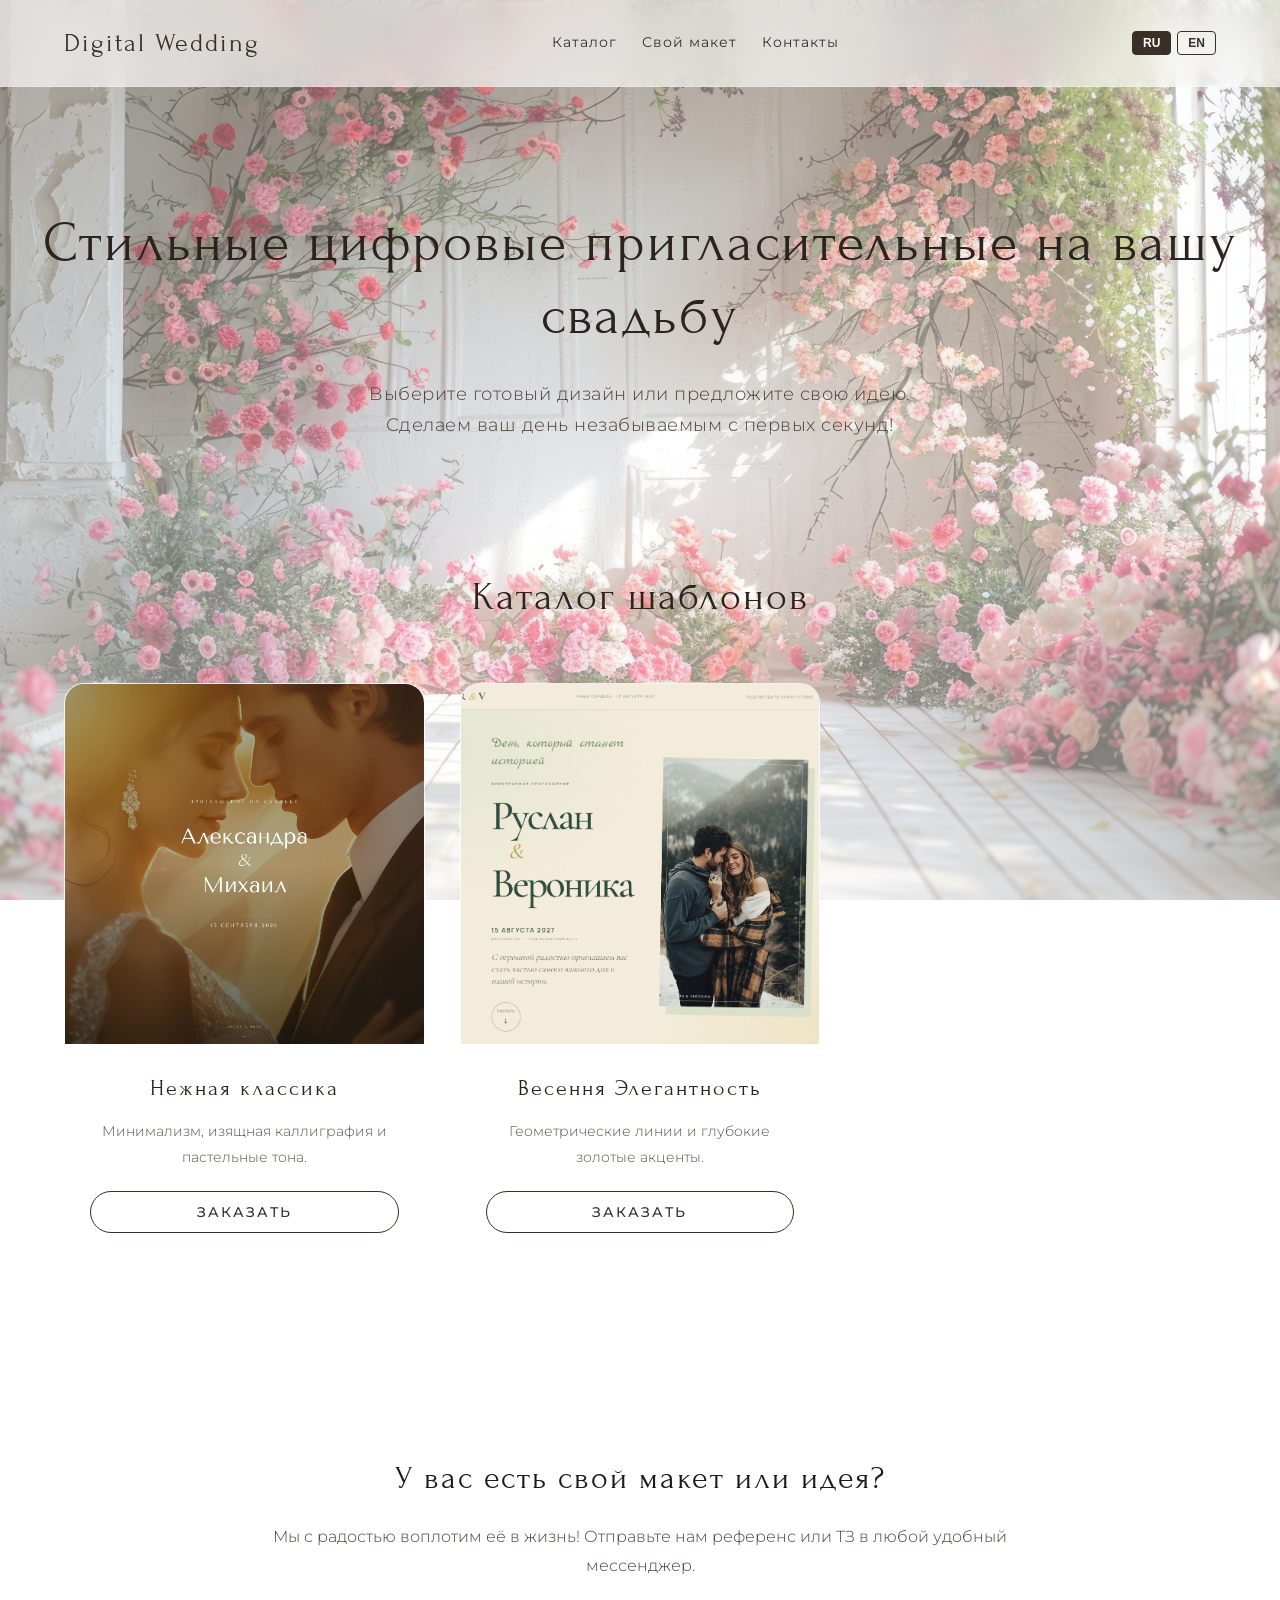
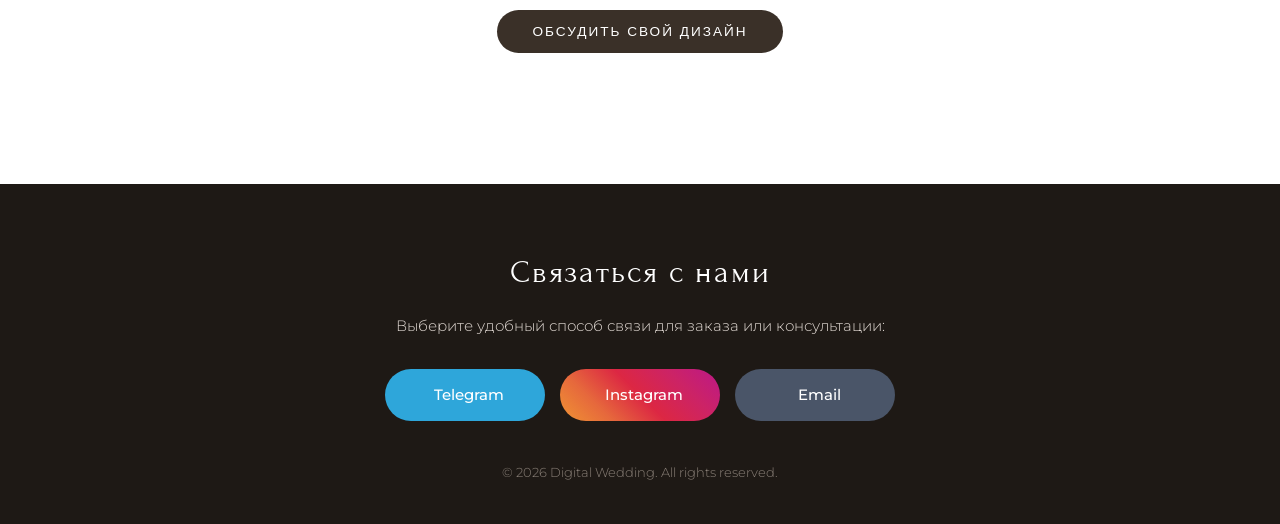
<file: index.html>
<!DOCTYPE html>
<html lang="ru">
    <head>
        <meta charset="UTF-8">
        <meta name="viewport" content="width=device-width, initial-scale=1.0">
        <title>Digital Wedding — Цифровые Свадебные Приглашения</title>

        <!-- ИСПРАВЛЕНО: Правильное подключение шрифтов Forum и Montserrat -->
        <link rel="preconnect" href="https://fonts.googleapis.com">
        <link rel="preconnect" href="https://gstatic.com" crossorigin>
        <link
            href="https://fonts.googleapis.com/css2?family=Forum&family=Montserrat:wght@300;400;500;600&display=swap"
            rel="stylesheet">
        <link rel="stylesheet" href="style.css">
         <link rel="icon" type="image/png" href="source/favicon.png">
    </head>
    <body id="top">
        <!-- ЭЛЕГАНТНЫЙ ПРЕЛОАДЕР ГЛАВНОЙ СТРАНИЦЫ -->
        <div id="main-preloader">
            <div class="preloader-content">
                <h2 class="preloader-logo">Digital Wedding</h2>
                <div class="preloader-line"></div>
            </div>
        </div>

        <!-- Шапка сайта -->
        <header class="header">
            <a href="#top" class="logo">Digital Wedding</a>
            <nav class="nav">
                <a href="#catalog" data-i18n="navCatalog">Каталог</a>
                <a href="#custom-order" data-i18n="navCustom">Свой макет</a>
                <a href="#contacts" data-i18n="navContacts">Контакты</a>
            </nav>
            <div class="lang-switcher">
                <button class="lang-btn active" data-lang="ru">RU</button>
                <button class="lang-btn" data-lang="en">EN</button>
            </div>
        </header>

        <!-- Приветственный блок -->
        <section class="hero">
            <h1 data-i18n="heroTitle">Стильные цифровые пригласительные на вашу
                свадьбу</h1>
            <p data-i18n="heroSubtitle">Выберите готовый дизайн или предложите
                свою идею. Сделаем ваш день незабываемым с первых секунд!</p>
        </section>

        <!-- Секция каталога -->
        <section id="catalog" class="catalog-section">
            <h2 data-i18n="catalogTitle">Каталог шаблонов</h2>
            <div id="catalog-grid" class="catalog-grid"></div>
        </section>

        <!-- Блок со своим макетом -->
        <section id="custom-order" class="custom-order-section">
            <h2 data-i18n="customTitle">У вас есть свой макет или идея?</h2>
            <p data-i18n="customSubtitle">Мы с радостью воплотим её в жизнь!
                Отправьте нам референс или ТЗ в любой удобный мессенджер.</p>
            <button class="btn-secondary open-modal-btn"
                data-i18n="customBtn">Обсудить свой дизайн</button>
        </section>

        <!-- Подвал -->
        <footer id="contacts" class="footer">
            <h2 data-i18n="contactsTitle">Связаться с нами</h2>
            <p data-i18n="contactsSubtitle">Выберите удобный способ связи для
                заказа или консультации:</p>
            <div class="social-links footer-socials"></div>
            <p class="copyright">&copy; 2026 Digital Wedding. All rights
                reserved.</p>
        </footer>

        <!-- Модальное окно заказа -->
        <div id="order-modal" class="modal">
            <div class="modal-content">
                <span class="close-modal">&times;</span>
                <h3 id="modal-title" data-i18n="modalTitle">Оформить заказ</h3>
                <p id="modal-subtitle" data-i18n="modalSubtitle">Выберите
                    удобный мессенджер или почту. Напишите нам, и мы обсудим все
                    детали!</p>
                <div id="modal-product-info" class="modal-product-info"></div>
                <div class="social-links modal-socials"></div>
            </div>
        </div>

        <script src="config.js"></script>
        <script src="script.js"></script>
    </body>
</html>
</file>
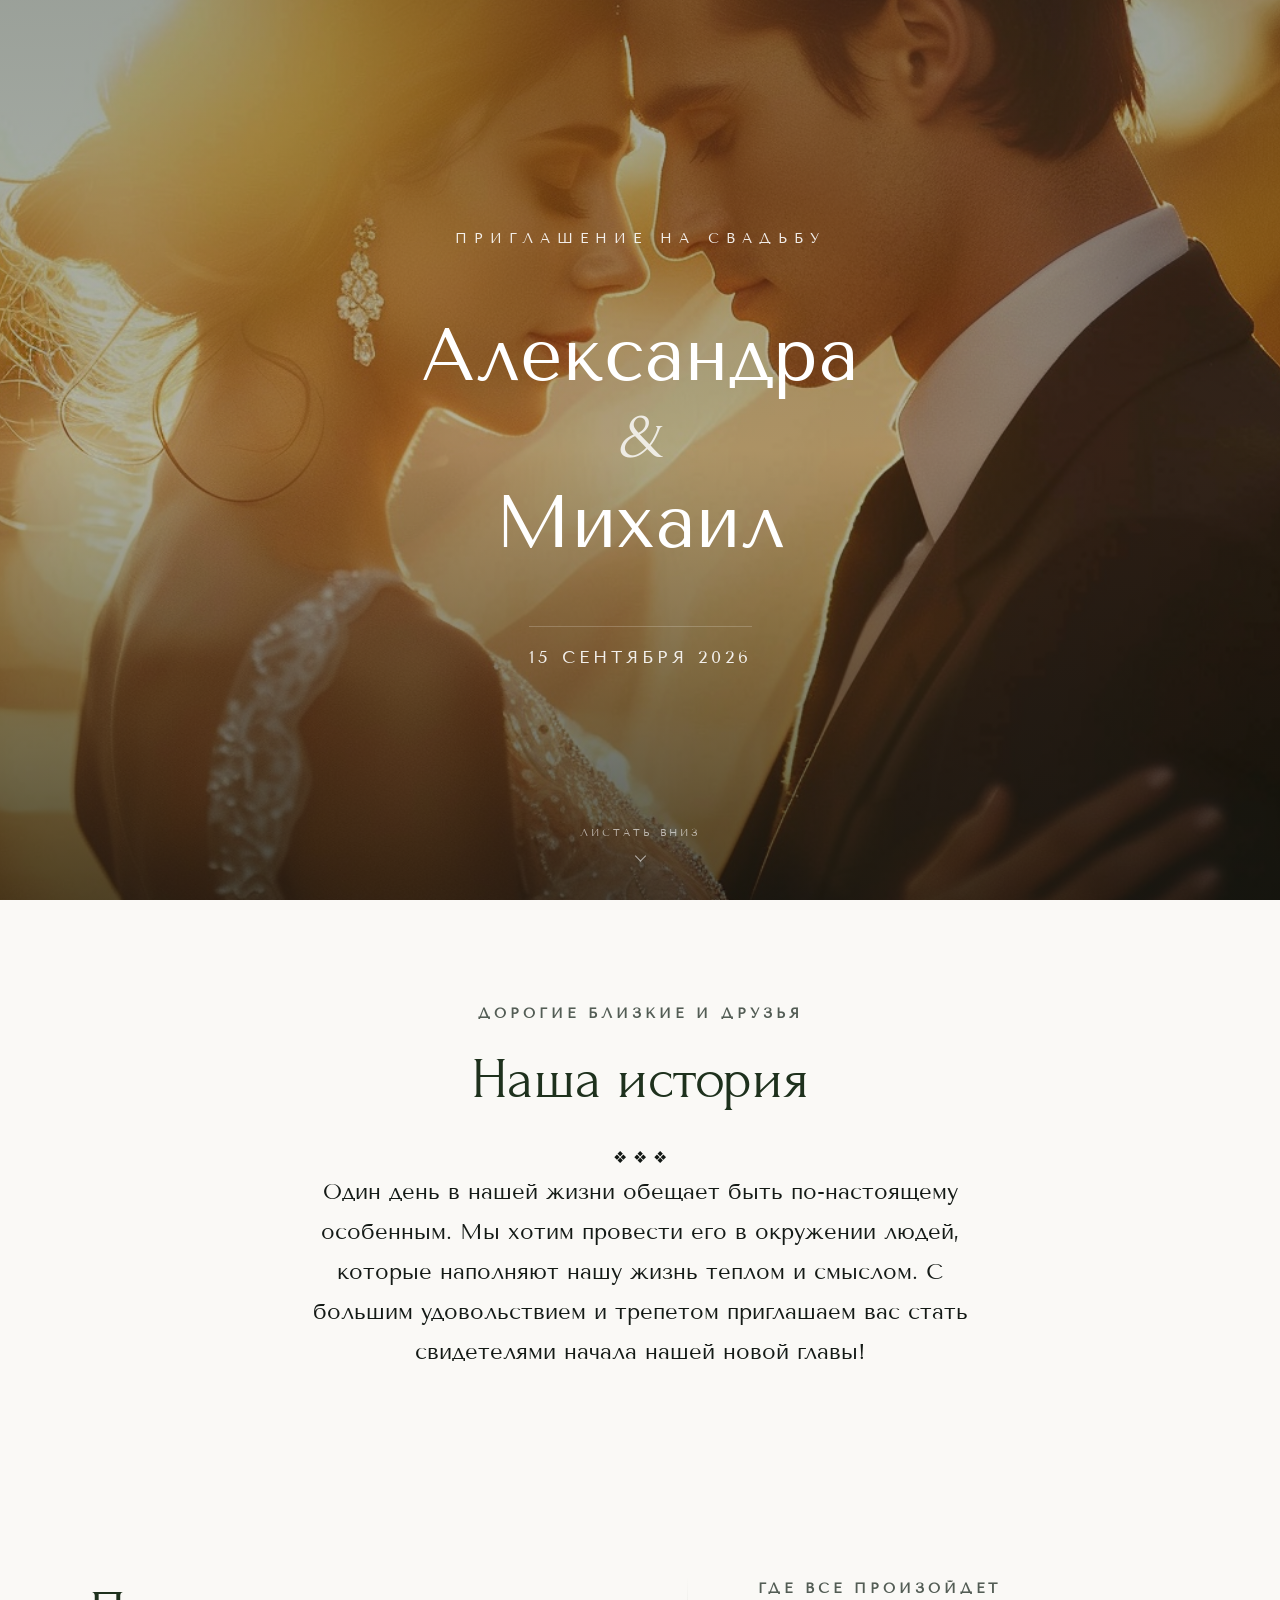
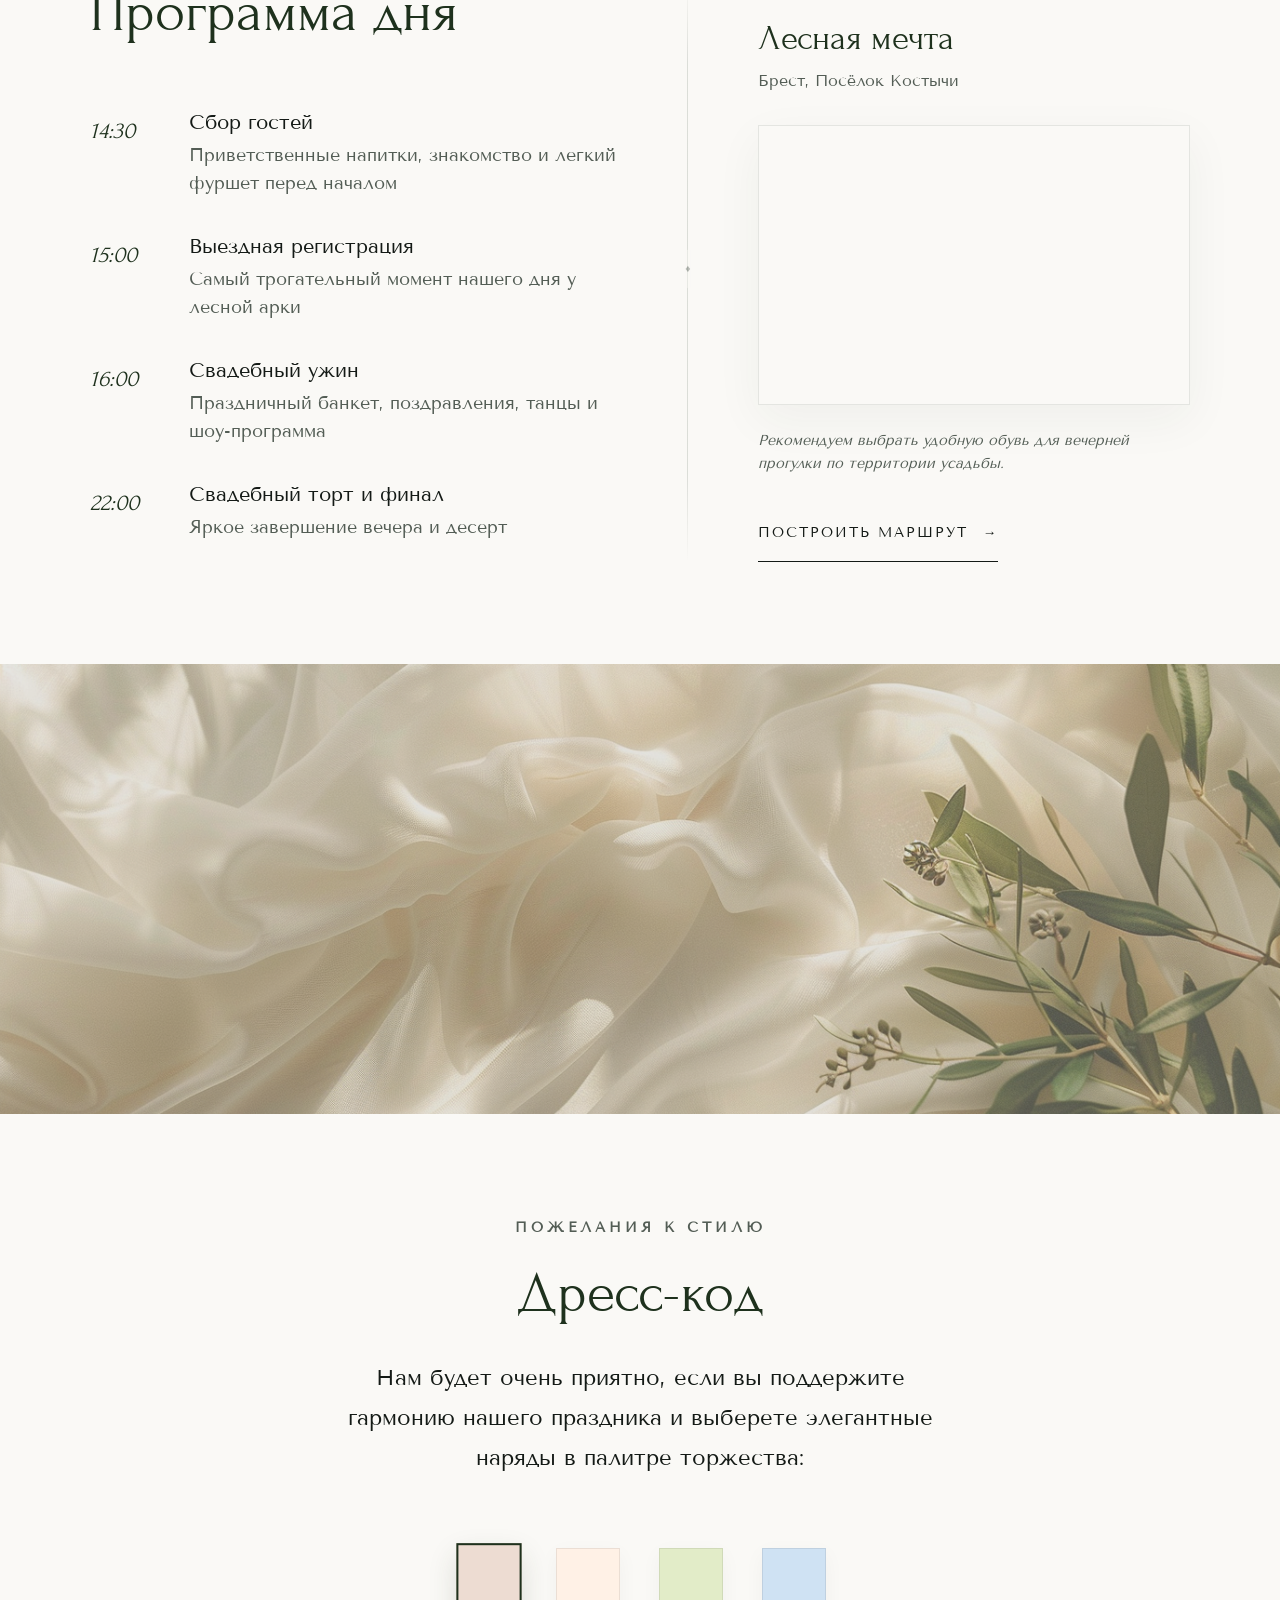
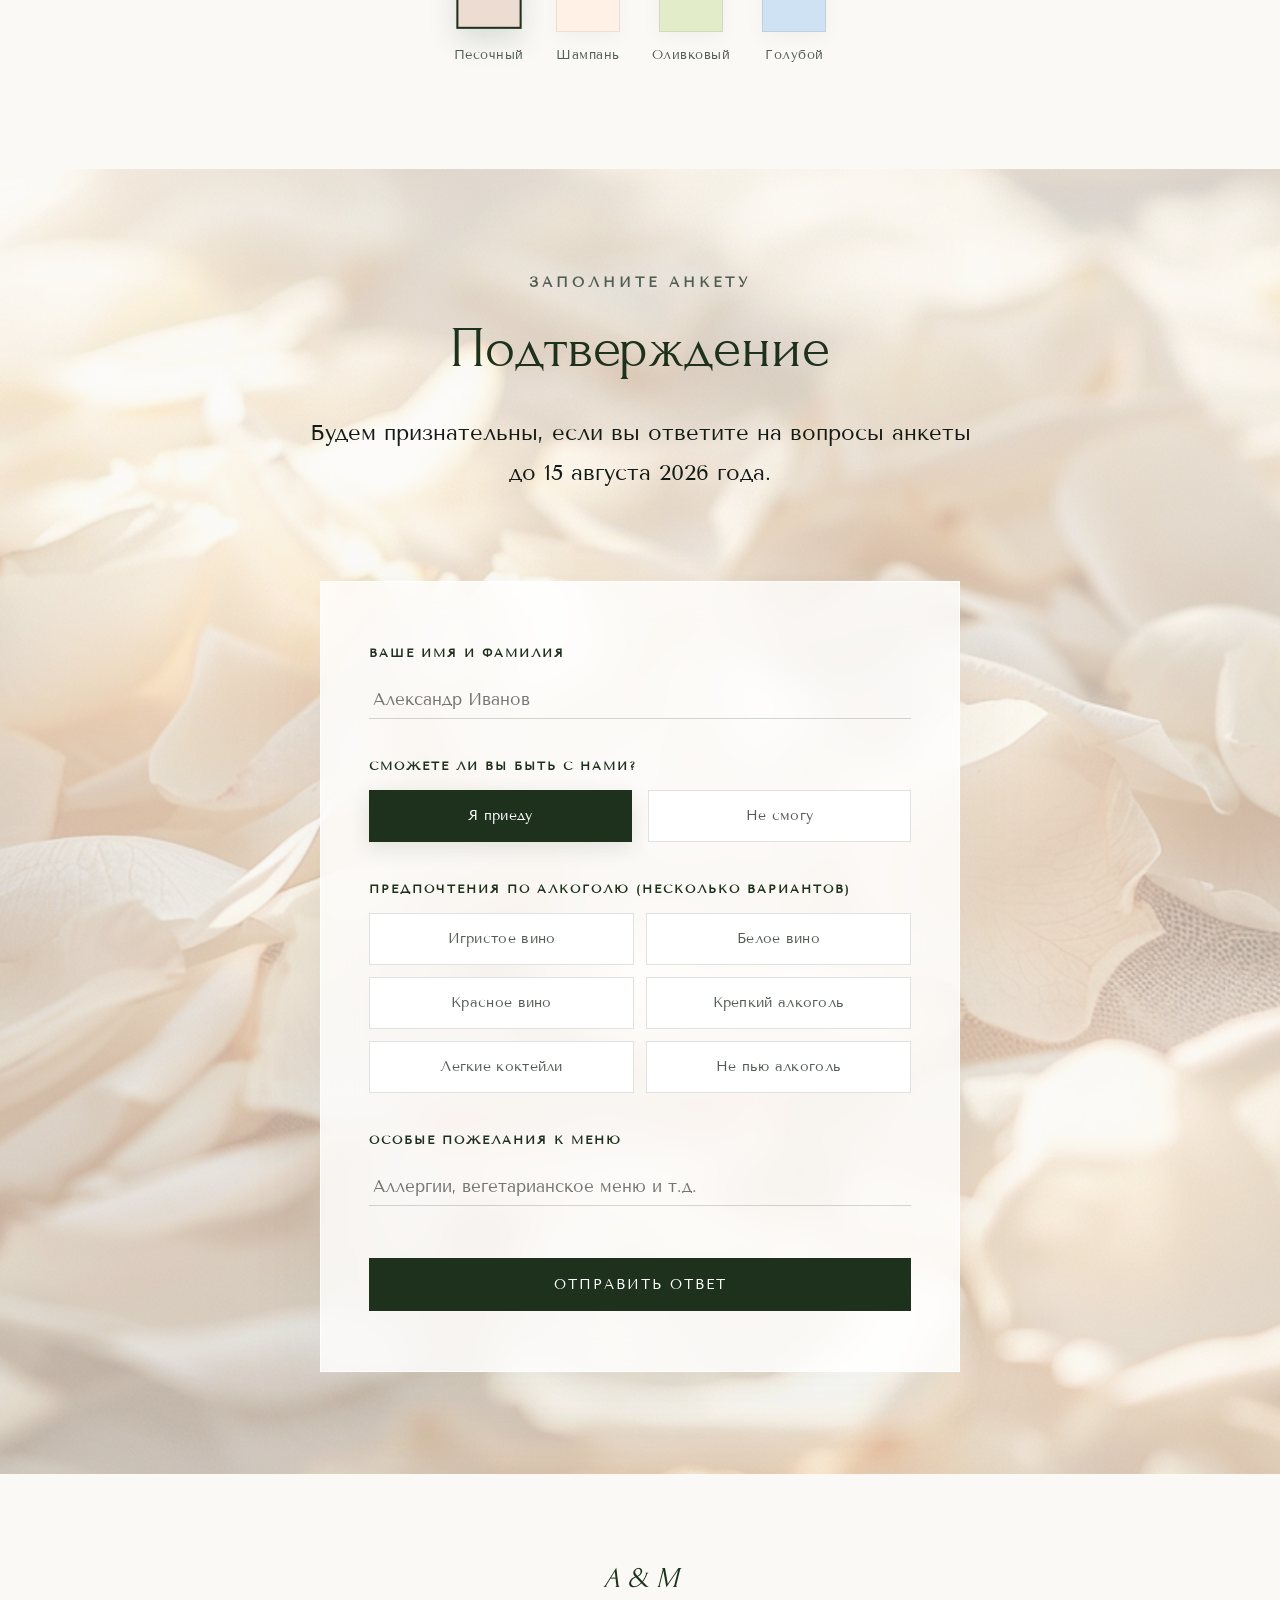
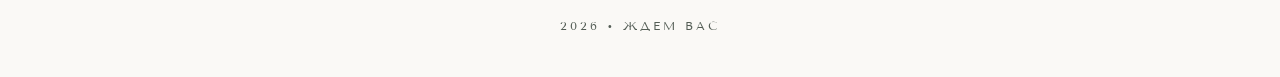
<file: classic_design/index.html>
<!DOCTYPE html>
<html lang="ru">
    <head>
        <meta charset="UTF-8">
        <meta name="viewport" content="width=device-width, initial-scale=1.0">
        <title>Александра и Михаил | Свадебное торжество</title>

        <meta property="og:type" content="website">
        <meta property="og:title"
            content="Александра и Михаил | Свадебное приглашение">
        <meta property="og:description"
            content="Разделите с нами этот особенный день. Приглашение на торжество 15.06.2026.">
        <meta property="og:image" content="sources/color-hearts.svg">

        <link rel="icon" type="image/svg+xml" href="sources/color-hearts.svg"
            sizes="any">
        <link rel="preconnect" href="https://fonts.googleapis.com">
        <link rel="preconnect" href="https://gstatic.com" crossorigin>
        <link
            href="https://fonts.googleapis.com/css2?family=Forum&family=Tenor+Sans&display=swap"
            rel="stylesheet">

        <link rel="stylesheet" href="main.css">
    </head>
    <body>
        <!-- ЭКРАН ЗАГРУЗКИ (PRELOADER) -->
        <div id="preloader">
            <div class="preloader-content">
                <div class="preloader-spinner"></div>
                <p class="preloader-text">Загрузка...</p>
            </div>
        </div>

        <div class="ambient-glow" aria-hidden="true"></div>
        <div class="editorial-container">

            <!-- БЛОК 1: ПОЛНОЭКРАННАЯ ОБЛОЖКА -->
            <!-- БЛОК 1: ПОЛНОЭКРАННАЯ ЖУРНАЛЬНАЯ ОБЛОЖКА -->
            <header class="luxury-hero">
                <div class="hero-bg-photo"></div>
                <div class="hero-overlay"></div>
                <div class="hero-editorial-content">
                    <p class="hero-sub">Приглашение на свадьбу</p>
                    <h1 class="fine-art-title">
                        <span class="name-left">Александра</span>
                        <span class="ampersand">&</span>
                        <span class="name-right">Михаил</span>
                    </h1>
                    <p class="hero-calendar-date" id="hero-date">Загрузка
                        даты...</p>
                </div>
                <div class="scroll-indicator">
                    <span class="scroll-text">Листать вниз</span>
                    <span class="scroll-arrow"></span>
                </div>
            </header>

            <!-- БЛОК 2: ПИСЬМО-ПРИГЛАШЕНИЕ -->
            <section id="about" class="editorial-section reveal-section">
                <div class="centered-content-wrapper">
                    <p class="editorial-pre">Дорогие близкие и друзья</p>
                    <h2 class="serif-title">Наша история</h2>
                    <div class="ornament-divider">❖ ❖ ❖</div>
                    <p class="elegant-paragraph">
                        Один день в нашей жизни обещает быть по-настоящему
                        особенным.
                        Мы хотим провести его в окружении людей, которые
                        наполняют нашу жизнь теплом и смыслом.
                        С большим удовольствием и трепетом приглашаем вас стать
                        свидетелями начала нашей новой главы!
                    </p>
                </div>
            </section>

            <!-- БЛОК 3: ВОЗДУШНЫЙ ХРОНОГРАФ (ТАЙМЕР) -->
            <section id="countdown-section"
                class="editorial-section reveal-section tint-bg">
                <div class="centered-content-wrapper">
                    <p class="editorial-pre">До торжества осталось</p>
                    <div class="editorial-timer-grid">
                        <div class="timer-node" id="days-card">
                            <span class="timer-digits">00</span>
                            <span class="timer-label">дней</span>
                        </div>
                        <div class="timer-node" id="hours-card">
                            <span class="timer-digits">00</span>
                            <span class="timer-label">часов</span>
                        </div>
                        <div class="timer-node" id="minutes-card">
                            <span class="timer-digits">00</span>
                            <span class="timer-label">минут</span>
                        </div>
                        <div class="timer-node" id="seconds-card">
                            <span class="timer-digits">00</span>
                            <span class="timer-label">секунд</span>
                        </div>
                    </div>
                </div>
            </section>

            <!-- БЛОК 4: ПРОГРАММА ТОРЖЕСТВА И КАРТА -->
            <section id="details" class="editorial-section reveal-section">
                <div class="full-width-editorial-grid">
                    <div class="editorial-column">

                        <h2 class="serif-title left-align">Программа дня</h2>
                        <!-- Контейнер таймлайна в разметке оставляем пустым -->
                        <div class="fine-art-timeline"></div>
                    </div>

                    <div class="timeline-map-divider"></div>

                    <div class="editorial-column central-y">
                        <div class="luxury-location-card">
                            <p class="editorial-pre">Где все произойдет</p>
                            <h3 class="location-main-title">Лесная мечта</h3>
                            <p class="location-sub-address">Брест, Посёлок
                                Костычи</p>
                            <div class="map-wrapper-premium">
                                <iframe class="map-iframe-premium"
                                    allowfullscreen="true"
                                    loading="lazy"></iframe>
                            </div>
                            <p class="location-tip">Рекомендуем выбрать удобную
                                обувь для вечерней прогулки по территории
                                усадьбы.</p>
                            <a href="#" target="_blank" class="editorial-btn"
                                id="route-btn">
                                <span class="btn-text-content">Построить
                                    маршрут</span>
                                <span class="btn-arrow-content">→</span>
                            </a>
                        </div>
                    </div>
                </div>
            </section>

            <div class="mid-photo-parallax"
                style="background-image: url('sources/fabric-and-branch.png');">
                <div class="parallax-overlay"></div>
            </div>

            <!-- БЛОК 5: ДРЕСС-КОД -->
            <section id="dress" class="editorial-section reveal-section">
                <div class="centered-content-wrapper">
                    <p class="editorial-pre">Пожелания к стилю</p>
                    <h2 class="serif-title">Дресс-код</h2>
                    <p class="elegant-paragraph narrow">
                        Нам будет очень приятно, если вы поддержите гармонию
                        нашего праздника и выберете элегантные наряды в палитре
                        торжества:
                    </p>
                    <!-- Контейнер оставляем пустым для динамической генерации -->
                    <div class="premium-palette-grid"></div>
                </div>
            </section>

            <!-- БЛОК 6: RSVP АНКЕТА -->
            <section id="rsvp"
                class="editorial-section reveal-section last-section">
                <div class="centered-content-wrapper">
                    <p class="editorial-pre">Заполните анкету</p>
                    <h2 class="serif-title">Подтверждение</h2>
                    <p class="elegant-paragraph" style="margin-bottom: 40px;">
                        Будем признательны, если вы ответите на вопросы анкеты
                        до <span id="rsvp-deadline">...</span>.
                    </p>
                    <form class="glass-rsvp-form" id="rsvpForm">
                        <div class="premium-input-group">
                            <label for="guest_name" class="premium-label">Ваше
                                имя и фамилия</label>
                            <input type="text" id="guest_name" name="guest_name"
                                class="premium-input"
                                placeholder="Александр Иванов" required>
                        </div>
                        <div class="premium-input-group">
                            <label class="premium-label">Сможете ли вы быть с
                                нами?</label>
                            <div class="luxury-radio-wrapper">
                                <label class="luxury-radio-label">
                                    <input type="radio" name="attend"
                                        value="Да, с радостью" checked>
                                    <span class="custom-radio-button">Я
                                        приеду</span>
                                </label>
                                <label class="luxury-radio-label">
                                    <input type="radio" name="attend"
                                        value="К сожалению, нет">
                                    <span class="custom-radio-button">Не
                                        смогу</span>
                                </label>
                            </div>
                        </div>
                        <div id="additional-questions" class="premium-fade-box">
                            <div class="premium-input-group">
                                <label class="premium-label">Предпочтения по
                                    алкоголю (несколько вариантов)</label>
                                <div class="luxury-checkbox-grid">
                                    <label class="luxury-check-label">
                                        <input type="checkbox" name="alcohol"
                                            value="Игристое вино">
                                        <span class="custom-check-box">Игристое
                                            вино</span>
                                    </label>
                                    <label class="luxury-check-label">
                                        <input type="checkbox" name="alcohol"
                                            value="Белое вино">
                                        <span class="custom-check-box">Белое
                                            вино</span>
                                    </label>
                                    <label class="luxury-check-label">
                                        <input type="checkbox" name="alcohol"
                                            value="Красное вино">
                                        <span class="custom-check-box">Красное
                                            вино</span>
                                    </label>
                                    <label class="luxury-check-label">
                                        <input type="checkbox" name="alcohol"
                                            value="Виски / Коньяк">
                                        <span class="custom-check-box">Крепкий
                                            алкоголь</span>
                                    </label>
                                    <label class="luxury-check-label">
                                        <input type="checkbox" name="alcohol"
                                            value="Коктейли">
                                        <span class="custom-check-box">Легкие
                                            коктейли</span>
                                    </label>
                                    <label class="luxury-check-label">
                                        <input type="checkbox" name="alcohol"
                                            value="Без алкоголя"
                                            id="no-alcohol">
                                        <span class="custom-check-box">Не пью
                                            алкоголь</span>
                                    </label>
                                </div>
                            </div>
                            <div class="premium-input-group">
                                <label for="wishes" class="premium-label">Особые
                                    пожелания к меню</label>
                                <input type="text" id="wishes" name="wishes"
                                    class="premium-input"
                                    placeholder="Аллергии, вегетарианское меню и т.д.">
                            </div>
                        </div>
                        <button type="submit" class="premium-submit-btn"
                            id="submitBtn">Отправить ответ</button>
                        <div id="form-status" style="display:none;"></div>
                    </form>

                    <div id="form-success-card" class="premium-success-card">
                        <div class="success-heart-wrapper">
                            <svg width="32" height="32" viewBox="0 0 24 24"
                                fill="currentColor"
                                style="color: var(--accent); opacity: 0.7;">
                                <path
                                    d="M12 21.35l-1.45-1.32C5.4 15.36 2 12.28 2 8.5 2 5.42 4.42 3 7.5 3c1.74 0 3.41.81 4.5 2.09C13.09 3.81 14.76 3 16.5 3 19.5 3 22 5.42 22 8.5c0 3.78-3.4 6.86-8.55 11.54L12 21.35z" />
                            </svg>
                        </div>
                        <h3 id="success-title"
                            class="luxury-success-title"></h3>
                        <p id="success-text" class="luxury-success-text"></p>
                    </div>
                </div>
            </section>

            <footer class="luxury-footer">
                <p class="footer-monogram">A & M</p>
                <p class="footer-copy">2026 • Ждем вас</p>
            </footer>
        </div>

        <script src="config.js"></script>
        <script src="script.js"></script>
    </body>
</html>
</file>
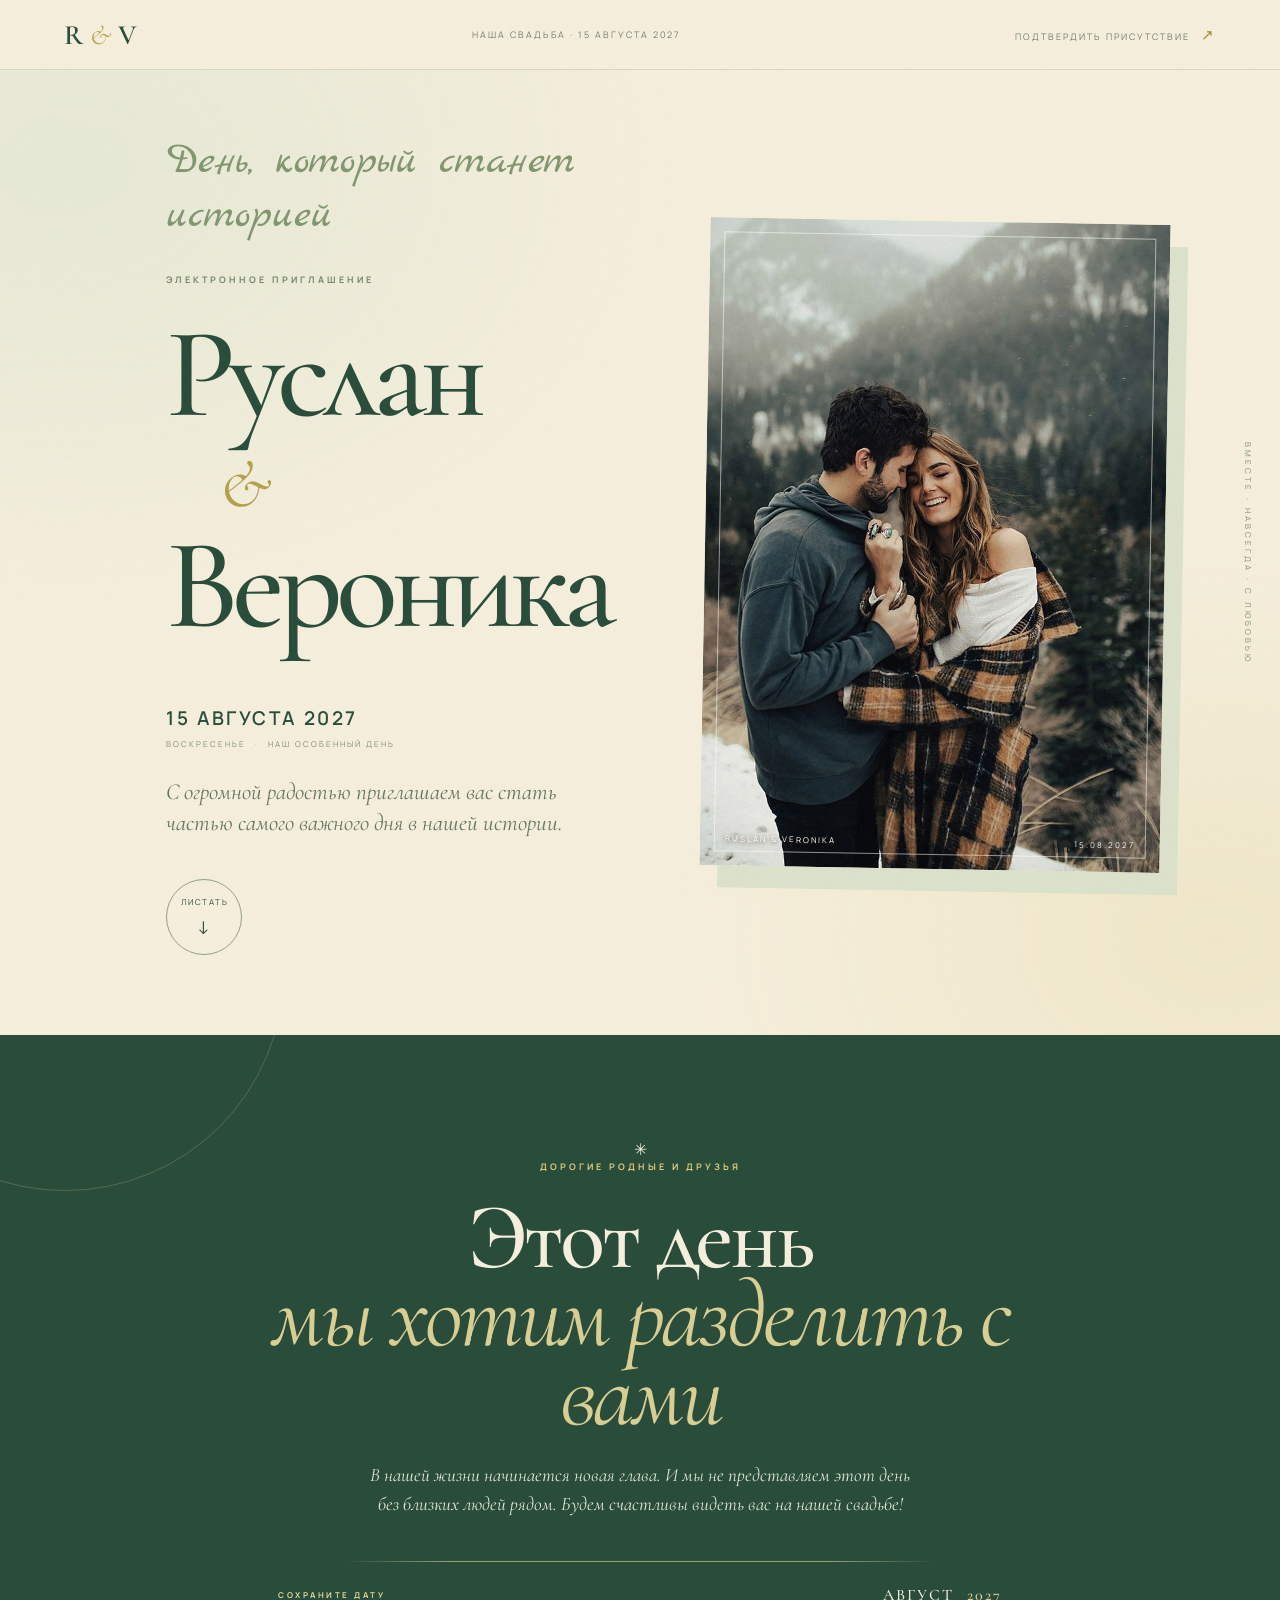
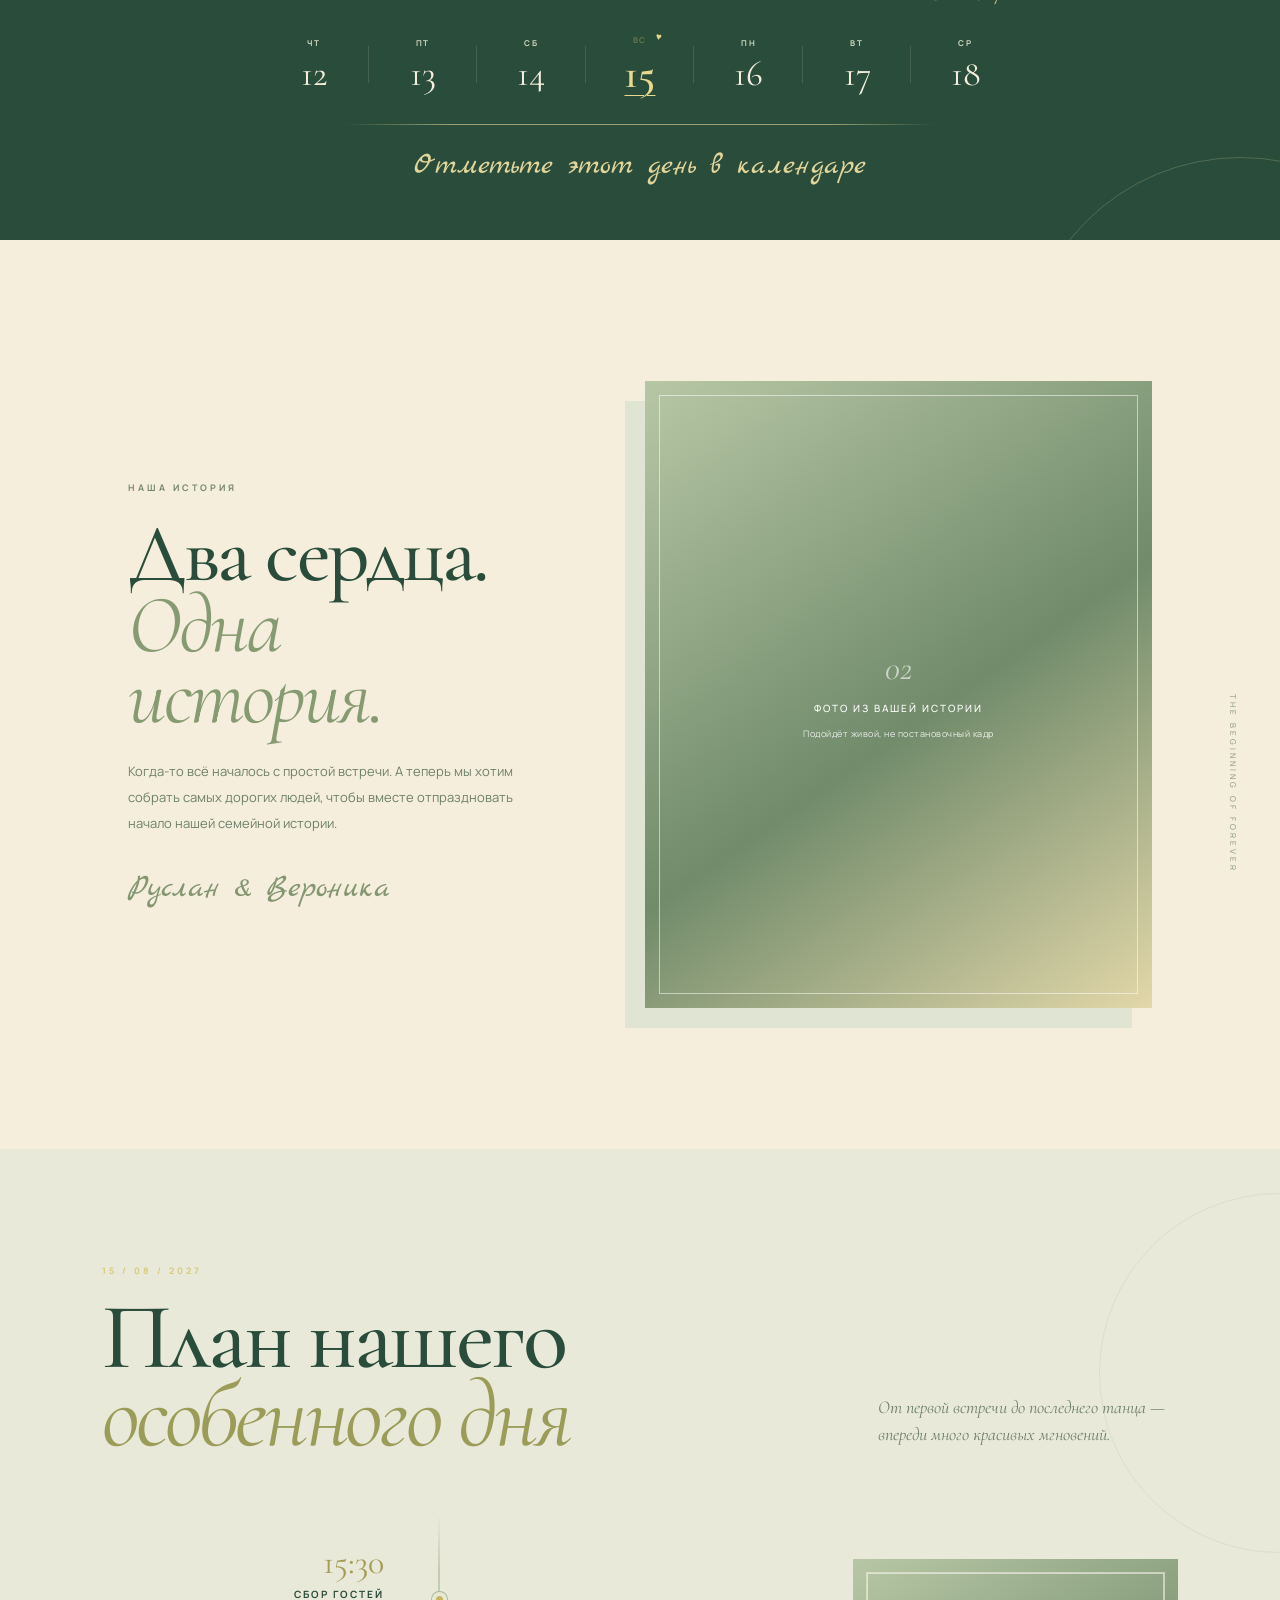
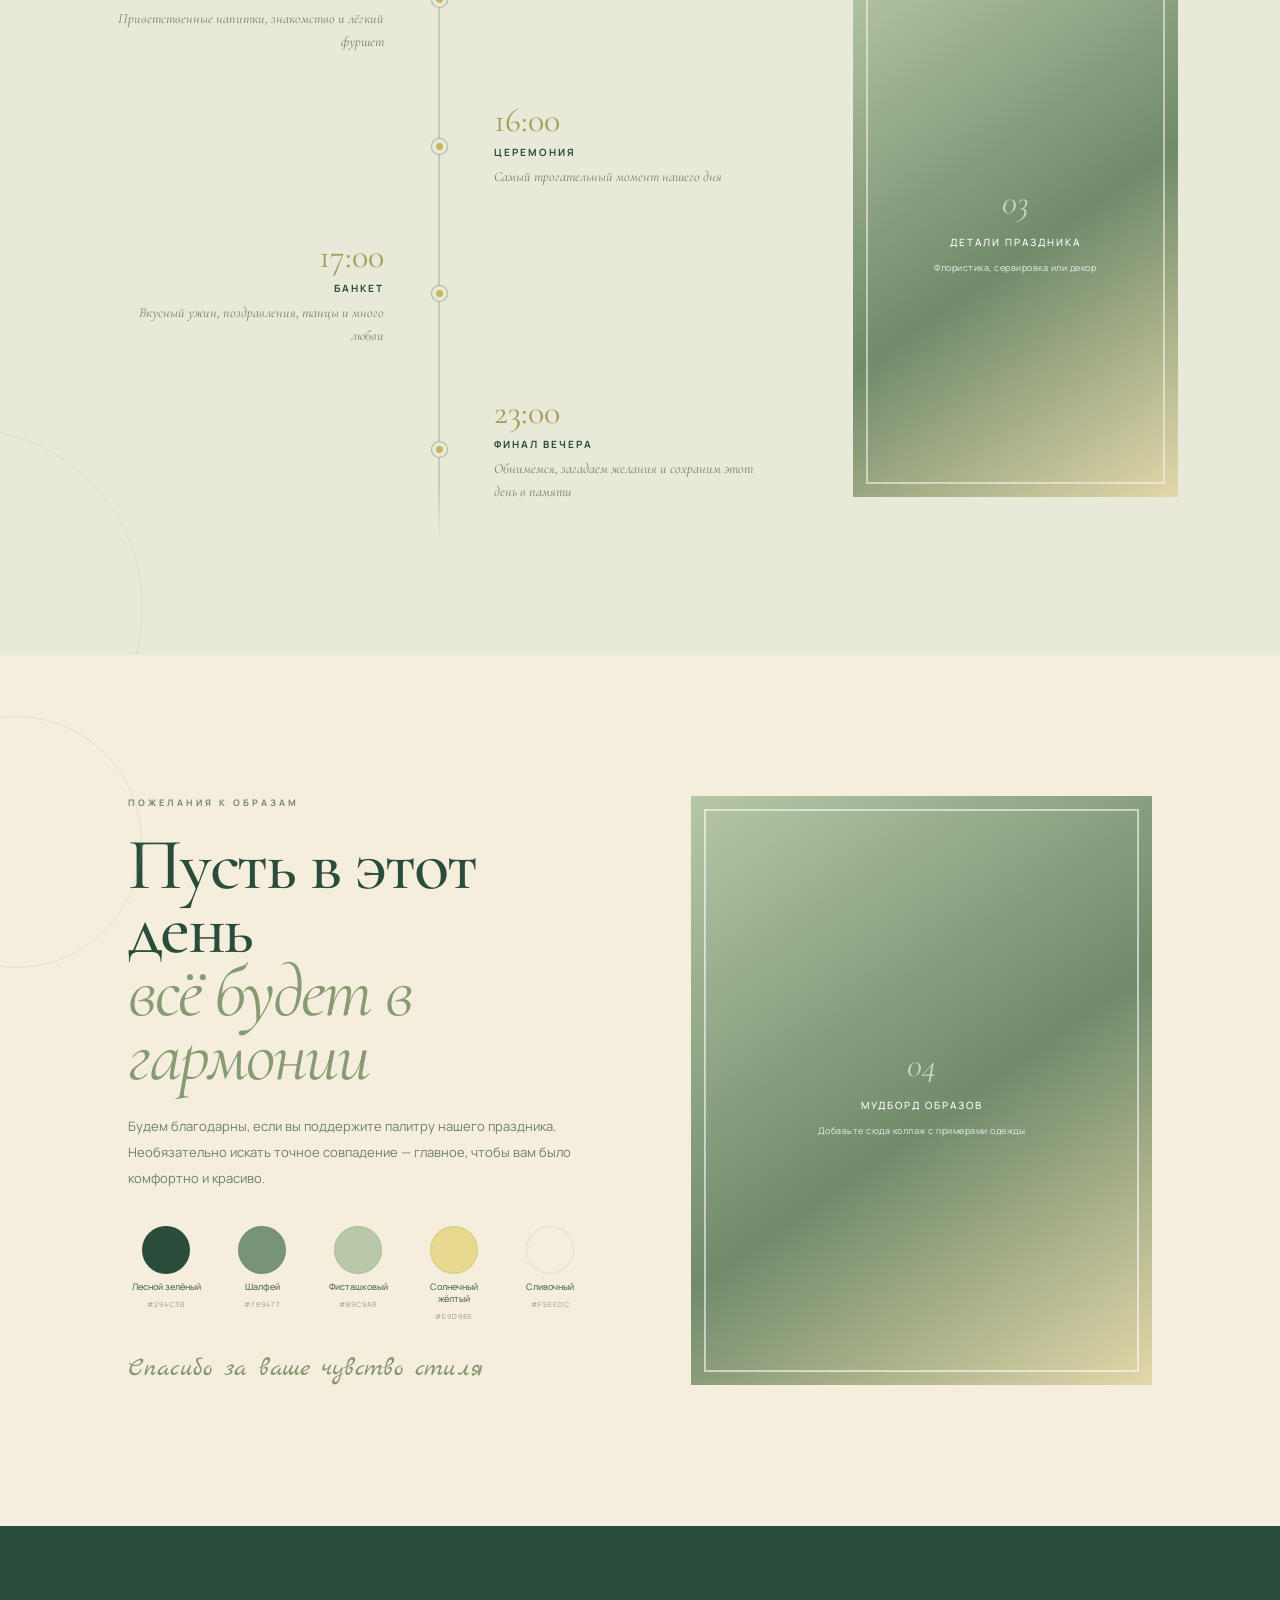
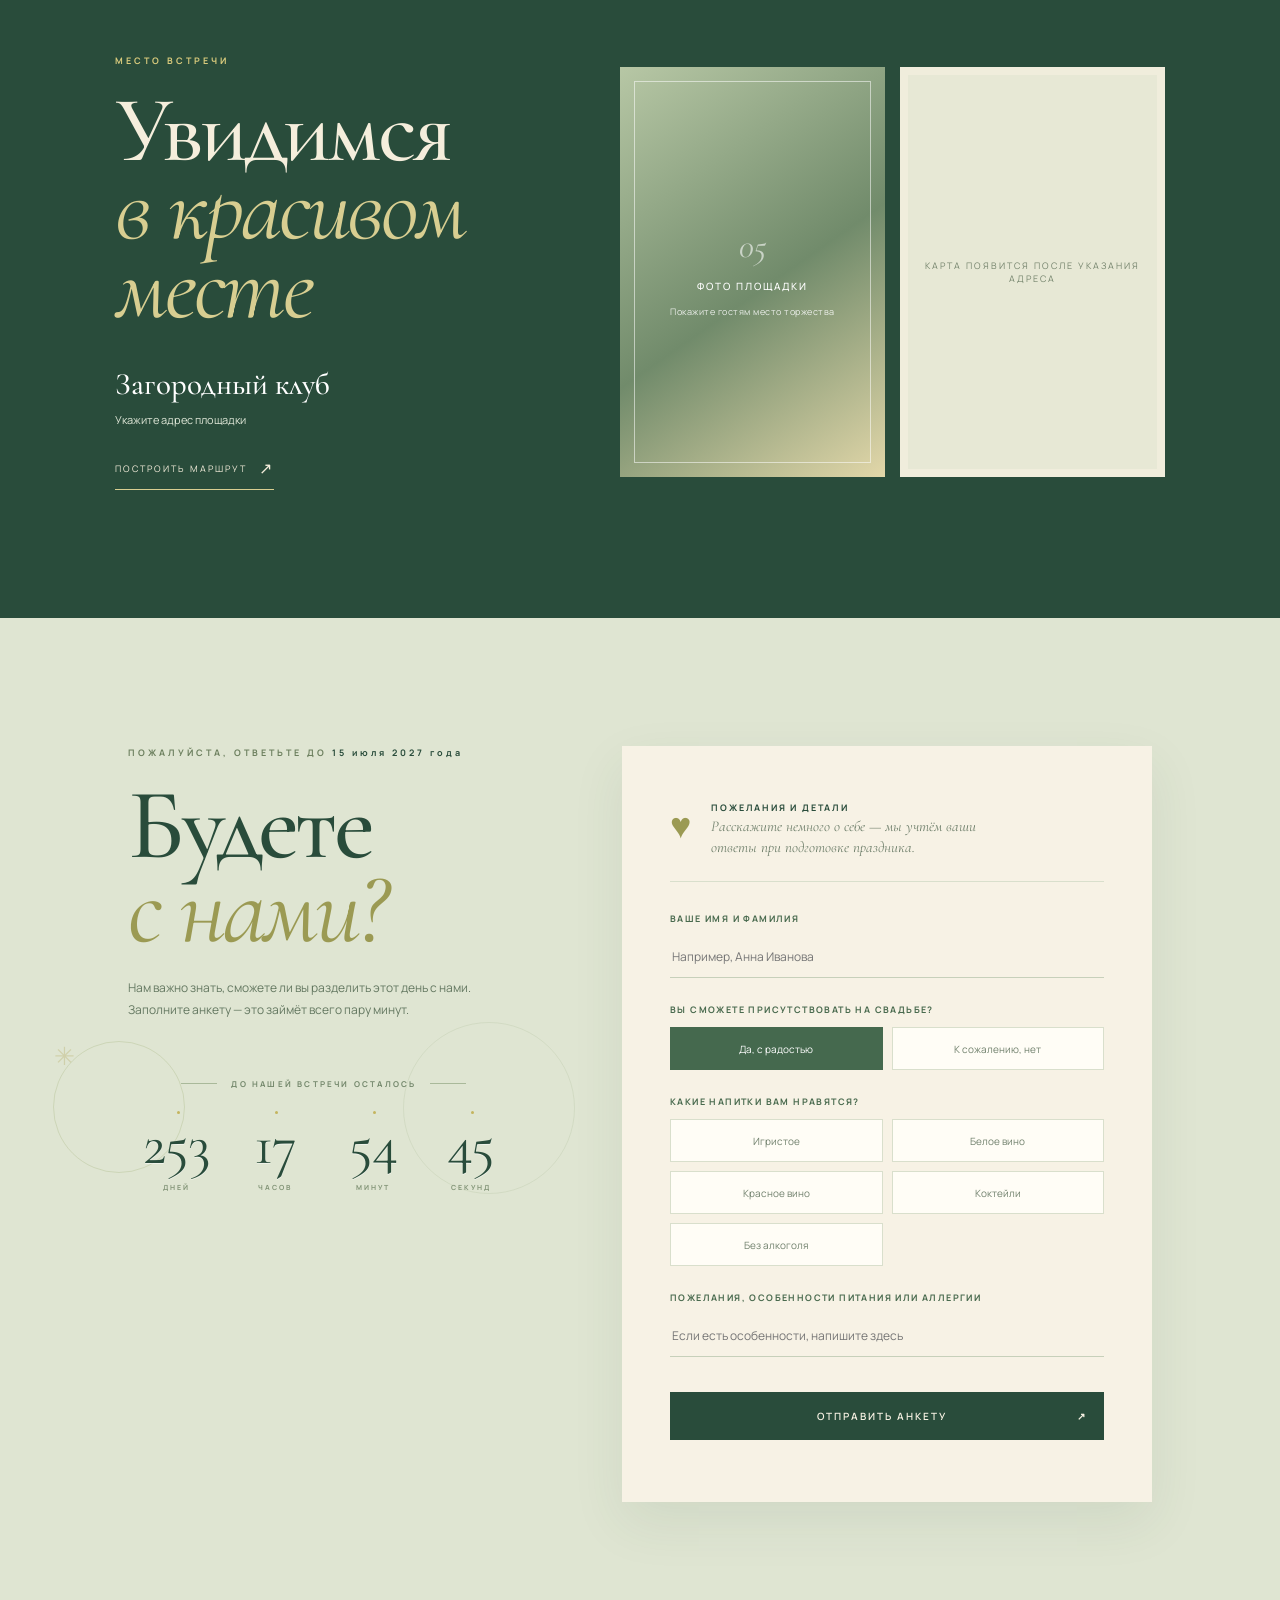
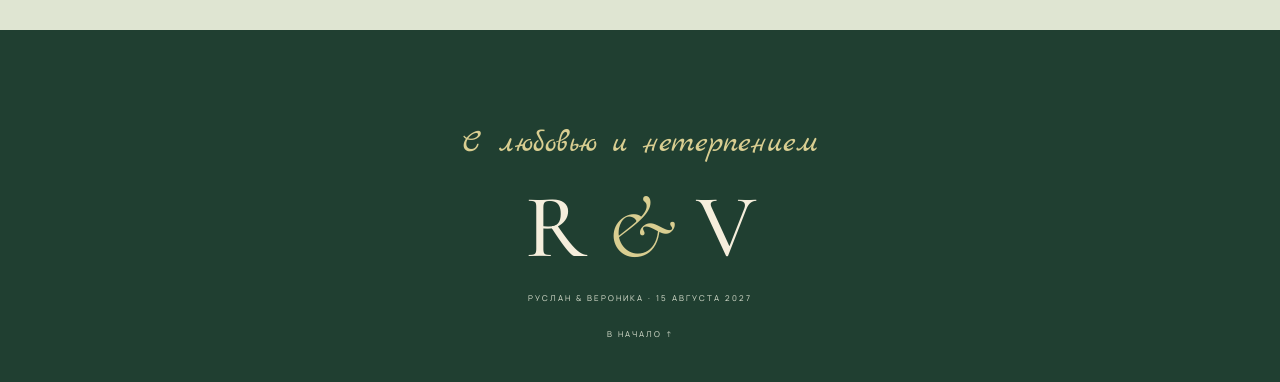
<file: terracotta_design/index.html>
<!doctype html>
<html lang="ru">
  <head>
    <meta charset="utf-8" />
    <meta name="viewport" content="width=device-width,initial-scale=1" />
    <meta name="theme-color" content="#f5eedc" />
    <meta
      name="description"
      content="Руслан и Вероника приглашают вас разделить день своей свадьбы — 15 августа 2027 года."
    />
    <title>Руслан & Вероника — свадебное приглашение</title>
    <link rel="preconnect" href="https://fonts.googleapis.com" />
    <link rel="preconnect" href="https://fonts.gstatic.com" crossorigin />
    <link
      href="https://fonts.googleapis.com/css2?family=Cormorant+Garamond:wght@400;500;600;700&family=Manrope:wght@300;400;500;600;700&family=Marck+Script&display=swap"
      rel="stylesheet"
    />
    <link rel="stylesheet" href="style.css" />
  </head>
  <body>
    <div class="page-grain" aria-hidden="true"></div>
    <div id="preloader" aria-label="Загрузка приглашения">
      <div class="loader-monogram">R <i>&</i> V</div>
      <span>С любовью для вас</span>
    </div>

    <main class="invitation" id="top">
      <nav class="topbar">
        <a class="brand-mark" href="#top">R <i>&</i> V</a>
        <span class="topbar-caption">НАША СВАДЬБА · 15 АВГУСТА 2027</span>
        <a class="topbar-link" href="#rsvp"
          >ПОДТВЕРДИТЬ ПРИСУТСТВИЕ <span>↗</span></a
        >
      </nav>

      <header class="hero">
        <div class="hero-copy">
          <p class="script-kicker">День, который станет историей</p>
          <p class="hero-overline">ЭЛЕКТРОННОЕ ПРИГЛАШЕНИЕ</p>
          <h1>
            <span class="name-left">Руслан</span><em>&</em
            ><span class="name-right">Вероника</span>
          </h1>
          <div class="hero-date-lockup">
            <span class="hero-date" id="hero-date">15 августа 2027</span
            ><span class="date-subtitle"
              >ВОСКРЕСЕНЬЕ <i>·</i> НАШ ОСОБЕННЫЙ ДЕНЬ</span
            >
          </div>
          <p class="hero-intro">
            С огромной радостью приглашаем вас стать частью самого важного дня в
            нашей истории.
          </p>
          <a
            class="round-link"
            href="#welcome"
            aria-label="Листать к приглашению"
            >ЛИСТАТЬ <span>↓</span></a
          >
        </div>
        <!-- ФОТО 01 · Главное фото пары. Лучше вертикальный кадр 4:5 или 3:4. -->
        <figure class="photo-frame hero-photo" data-photo="01">
          <div class="photo-placeholder">
            <img src="resources/photos/image copy.png" />
          </div>
          <figcaption>RUSLAN & VERONIKA <span>15.08.2027</span></figcaption>
        </figure>
        <div class="hero-side-note">ВМЕСТЕ · НАВСЕГДА · С ЛЮБОВЬЮ</div>
      </header>

      <section class="welcome full-bleed" id="welcome">
        <div class="welcome-ornament" aria-hidden="true">✳</div>
        <div class="welcome-inner">
          <p class="eyebrow">ДОРОГИЕ РОДНЫЕ И ДРУЗЬЯ</p>
          <h2>Этот день<br /><i>мы хотим разделить с вами</i></h2>
          <p class="welcome-text">
            В нашей жизни начинается новая глава. И мы не представляем этот день
            без близких людей рядом. Будем счастливы видеть вас на нашей
            свадьбе!
          </p>
          <div class="calendar-ribbon" aria-label="Календарная неделя свадьбы">
            <div class="calendar-ribbon-top">
              <span>СОХРАНИТЕ ДАТУ</span><strong>АВГУСТ <i>2027</i></strong>
            </div>
            <div class="calendar-strip">
              <div class="calendar-day"><small>ЧТ</small><span>12</span></div>
              <div class="calendar-day"><small>ПТ</small><span>13</span></div>
              <div class="calendar-day"><small>СБ</small><span>14</span></div>
              <div class="calendar-day is-wedding">
                <small>ВС</small><span>15</span><b>♥</b>
              </div>
              <div class="calendar-day"><small>ПН</small><span>16</span></div>
              <div class="calendar-day"><small>ВТ</small><span>17</span></div>
              <div class="calendar-day"><small>СР</small><span>18</span></div>
            </div>
          </div>
          <p class="script-note">Отметьте этот день в календаре</p>
        </div>
      </section>

      <section class="story section-grid">
        <div class="story-copy">
          <p class="eyebrow">НАША ИСТОРИЯ</p>
          <h2>Два сердца.<br /><i>Одна история.</i></h2>
          <p>
            Когда-то всё началось с простой встречи. А теперь мы хотим собрать
            самых дорогих людей, чтобы вместе отпраздновать начало нашей
            семейной истории.
          </p>
          <span class="signature">Руслан & Вероника</span>
        </div>
        <!-- ФОТО 02 · Второй кадр пары, желательно горизонтальный или широкий. -->
        <figure class="photo-frame story-photo" data-photo="02">
          <div class="photo-placeholder">
            <span>02</span><b>ФОТО ИЗ ВАШЕЙ ИСТОРИИ</b
            ><small>Подойдёт живой, не постановочный кадр</small>
          </div>
        </figure>
        <span class="vertical-caption">THE BEGINNING OF FOREVER</span>
      </section>

      <section class="program full-bleed" id="program">
        <div class="program-head">
          <div>
            <p class="eyebrow">15 / 08 / 2027</p>
            <h2>План нашего<br /><i>особенного дня</i></h2>
          </div>
          <p>
            От первой встречи до последнего танца — впереди много красивых
            мгновений.
          </p>
        </div>
        <div class="program-body">
          <div class="timeline fine-art-timeline"></div>
          <!-- ФОТО 03 · Декор, флористика, детали свадебного дня. -->
          <figure class="photo-frame program-photo" data-photo="03">
            <div class="photo-placeholder">
              <span>03</span><b>ДЕТАЛИ ПРАЗДНИКА</b
              ><small>Флористика, сервировка или декор</small>
            </div>
          </figure>
        </div>
      </section>

      <section class="dress section-grid" id="dress">
        <div class="dress-copy">
          <p class="eyebrow">ПОЖЕЛАНИЯ К ОБРАЗАМ</p>
          <h2>Пусть в этот день<br /><i>всё будет в гармонии</i></h2>
          <p>
            Будем благодарны, если вы поддержите палитру нашего праздника.
            Необязательно искать точное совпадение — главное, чтобы вам было
            комфортно и красиво.
          </p>
          <div class="premium-palette-grid"></div>
          <span class="signature">Спасибо за ваше чувство стиля</span>
        </div>
        <!-- ФОТО 04 · Мудборд с примерами образов гостей. -->
        <figure class="photo-frame moodboard-photo" data-photo="04">
          <div class="photo-placeholder">
            <span>04</span><b>МУДБОРД ОБРАЗОВ</b
            ><small>Добавьте сюда коллаж с примерами одежды</small>
          </div>
        </figure>
      </section>

      <section class="location full-bleed" id="location">
        <div class="location-copy">
          <p class="eyebrow">МЕСТО ВСТРЕЧИ</p>
          <h2>Увидимся<br /><i>в красивом месте</i></h2>
          <p class="location-main-title">Загородный клуб</p>
          <p class="location-sub-address">
            Укажите адрес площадки в настройках сайта
          </p>
          <a
            href="#"
            target="_blank"
            rel="noopener"
            class="text-link"
            id="route-btn"
            >ПОСТРОИТЬ МАРШРУТ <span>↗</span></a
          >
        </div>
        <div class="location-visual">
          <!-- ФОТО 05 · Площадка или интерьер ресторана. -->
          <figure class="photo-frame location-photo" data-photo="05">
            <div class="photo-placeholder">
              <span>05</span><b>ФОТО ПЛОЩАДКИ</b
              ><small>Покажите гостям место торжества</small>
            </div>
          </figure>
          <div class="map-wrapper-premium">
            <iframe
              class="map-iframe-premium"
              title="Карта места проведения"
              loading="lazy"
              referrerpolicy="no-referrer-when-downgrade"
            ></iframe>
            <div class="map-empty">КАРТА ПОЯВИТСЯ ПОСЛЕ УКАЗАНИЯ АДРЕСА</div>
          </div>
        </div>
      </section>

      <section class="rsvp full-bleed" id="rsvp">
        <div class="rsvp-heading">
          <p class="eyebrow">
            ПОЖАЛУЙСТА, ОТВЕТЬТЕ ДО <strong id="rsvp-deadline">...</strong>
          </p>
          <h2>Будете<br /><i>с нами?</i></h2>
          <p>
            Нам важно знать, сможете ли вы разделить этот день с нами. Заполните
            анкету — это займёт всего пару минут.
          </p>
          <div class="countdown" id="countdown-section">
            <div class="countdown-title">ДО НАШЕЙ ВСТРЕЧИ ОСТАЛОСЬ</div>
            <div class="countdown-grid">
              <div id="days-card">
                <strong class="timer-digits">000</strong><span>ДНЕЙ</span>
              </div>
              <div id="hours-card">
                <strong class="timer-digits">00</strong><span>ЧАСОВ</span>
              </div>
              <div id="minutes-card">
                <strong class="timer-digits">00</strong><span>МИНУТ</span>
              </div>
              <div id="seconds-card">
                <strong class="timer-digits">00</strong><span>СЕКУНД</span>
              </div>
            </div>
          </div>
        </div>
        <div class="rsvp-form-wrap">
          <div class="rsvp-form-intro">
            <span>♥</span>
            <div>
              <b>ПОЖЕЛАНИЯ И ДЕТАЛИ</b>
              <p>
                Расскажите немного о себе — мы учтём ваши ответы при подготовке
                праздника.
              </p>
            </div>
          </div>
          <form class="glass-rsvp-form" id="rsvpForm">
            <div class="premium-input-group">
              <label for="guest_name" class="premium-label"
                >Ваше имя и фамилия</label
              ><input
                type="text"
                id="guest_name"
                name="guest_name"
                class="premium-input"
                placeholder="Например, Анна Иванова"
                required
              />
            </div>
            <div class="premium-input-group">
              <span class="premium-label"
                >Вы сможете присутствовать на свадьбе?</span
              >
              <div class="luxury-radio-wrapper">
                <label class="luxury-radio-label"
                  ><input
                    type="radio"
                    name="attend"
                    value="Да, обязательно"
                    checked
                  /><span class="custom-radio-button"
                    >Да, с радостью</span
                  ></label
                >
                <label class="luxury-radio-label"
                  ><input
                    type="radio"
                    name="attend"
                    value="К сожалению, не получится"
                  /><span class="custom-radio-button"
                    >К сожалению, нет</span
                  ></label
                >
              </div>
            </div>
            <div id="additional-questions" class="premium-fade-box">
              <div class="premium-input-group">
                <span class="premium-label">Какие напитки вам нравятся?</span>
                <div class="luxury-checkbox-grid">
                  <label class="luxury-check-label"
                    ><input
                      type="checkbox"
                      name="alcohol"
                      value="Игристое вино"
                    /><span class="custom-check-box">Игристое</span></label
                  >
                  <label class="luxury-check-label"
                    ><input
                      type="checkbox"
                      name="alcohol"
                      value="Белое вино"
                    /><span class="custom-check-box">Белое вино</span></label
                  >
                  <label class="luxury-check-label"
                    ><input
                      type="checkbox"
                      name="alcohol"
                      value="Красное вино"
                    /><span class="custom-check-box">Красное вино</span></label
                  >
                  <label class="luxury-check-label"
                    ><input
                      type="checkbox"
                      name="alcohol"
                      value="Коктейли"
                    /><span class="custom-check-box">Коктейли</span></label
                  >
                  <label class="luxury-check-label"
                    ><input
                      type="checkbox"
                      name="alcohol"
                      value="Без алкоголя"
                      id="no-alcohol"
                    /><span class="custom-check-box">Без алкоголя</span></label
                  >
                </div>
              </div>
              <div class="premium-input-group">
                <label for="wishes" class="premium-label"
                  >Пожелания, особенности питания или аллергии</label
                ><input
                  type="text"
                  id="wishes"
                  name="wishes"
                  class="premium-input"
                  placeholder="Если есть особенности, напишите здесь"
                />
              </div>
            </div>
            <button type="submit" class="premium-submit-btn" id="submitBtn">
              ОТПРАВИТЬ АНКЕТУ <span>↗</span>
            </button>
            <div id="form-status" role="status" aria-live="polite"></div>
          </form>
          <div id="form-success-card" class="premium-success-card">
            <div class="success-heart-wrapper">♥</div>
            <h3 id="success-title"></h3>
            <p id="success-text"></p>
          </div>
        </div>
      </section>

      <footer class="footer">
        <p class="script-note">С любовью и нетерпением</p>
        <p class="footer-monogram">R <i>&</i> V</p>
        <p class="footer-copy">РУСЛАН & ВЕРОНИКА · 15 АВГУСТА 2027</p>
        <a href="#top" class="back-top">В НАЧАЛО ↑</a>
      </footer>
    </main>
    <script src="config.js"></script>
    <script src="script.js"></script>
  </body>
</html>
</file>
<file: style.css>
/* Общие стили и сброс */
* {
    margin: 0;
    padding: 0;
    box-sizing: border-box;
}

html {
    scroll-behavior: smooth;
    /* Резервируем отступ сверху при скролле по ссылкам, чтобы fixed-шапка не закрывала заголовки */
    scroll-margin-top: 90px; 
}

body {
    font-family: 'Montserrat', sans-serif;
    color: #1a1a1a;
    line-height: 1.8;
    background-image: linear-gradient(rgba(255, 255, 255, 0.3), rgba(255, 255, 255, 0.5)), 
                      url('source/2.jpeg');
    background-repeat: no-repeat;
    background-position: center center;
    background-size: cover;
    background-attachment: fixed;
    overflow-x: hidden;
}

h1, h2, h3, .logo {
    font-family: 'Forum', Georgia, serif;
    font-weight: 400;
    letter-spacing: 2px;
}

/* Полупрозрачная легкая шапка */
.header {
    display: flex;
    justify-content: space-between;
    align-items: center;
    padding: 20px 5%;
    background: rgba(255, 255, 255, 0.65);
    backdrop-filter: blur(15px);
    -webkit-backdrop-filter: blur(15px);
    border-bottom: 1px solid rgba(255, 255, 255, 0.2);
    position: sticky;
    top: 0;
    z-index: 100;
    transition: padding 0.3s ease;
}

.logo {
    font-size: 1.6rem;
    color: #3a3028;
    text-decoration: none;
    transition: opacity 0.3s ease;
}
.logo:hover { opacity: 0.8; }

.nav {
    display: flex;
    align-items: center;
}

.nav a {
    text-decoration: none;
    color: #333;
    margin-left: 25px;
    font-size: 0.9rem;
    font-weight: 400;
    letter-spacing: 1px;
    transition: color 0.3s;
}
.nav a:hover { color: #bfa38f; }

/* Переключатель языков */
.lang-switcher {
    display: flex;
    gap: 6px;
    margin-left: 25px;
}
.lang-btn {
    background: none;
    border: 1px solid #3a3028;
    color: #3a3028;
    padding: 4px 10px;
    cursor: pointer;
    border-radius: 4px;
    font-size: 0.75rem;
    font-weight: 600;
    transition: all 0.2s ease;
}
.lang-btn.active, .lang-btn:hover {
    background: #3a3028;
    color: #fff;
}

/* Приветственный блок */
.hero {
    text-align: center;
    padding: 120px 20px 60px;
}
.hero h1 {
    font-size: clamp(2rem, 5vw, 3.5rem);
    color: #2c221e;
    margin-bottom: 25px;
    line-height: 1.3;
}
.hero p {
    font-size: clamp(0.95rem, 2vw, 1.1rem);
    max-width: 600px;
    margin: 0 auto;
    color: #4a403a;
    font-weight: 300;
    letter-spacing: 0.5px;
}

/* Секция каталога */
.catalog-section {
    padding: 60px 5%;
    max-width: 1300px;
    margin: 0 auto;
    scroll-margin-top: 100px;
}
.catalog-section h2 {
    font-size: clamp(1.8rem, 4vw, 2.5rem);
    color: #2c221e;
    text-align: center;
    margin-bottom: 50px;
}

.catalog-grid {
    display: grid;
    grid-template-columns: repeat(auto-fill, minmax(300px, 1fr));
    gap: 35px;
}

/* Карточки шаблонов (Glassmorphism) */
.card {
    background: rgba(255, 255, 255, 0.5);
    backdrop-filter: blur(10px);
    -webkit-backdrop-filter: blur(10px);
    border: 1px solid rgba(255, 255, 255, 0.6);
    border-radius: 20px;
    overflow: hidden;
    display: flex;
    flex-direction: column;
    transition: all 0.4s cubic-bezier(0.16, 1, 0.3, 1);
}
.card:hover {
    transform: translateY(-6px);
    background: rgba(255, 255, 255, 0.75);
    border-color: rgba(255, 255, 255, 0.9);
    box-shadow: 0 15px 35px rgba(58, 48, 40, 0.06);
}

.card-image {
    display: block;
    overflow: hidden;
    position: relative;
    background: rgba(58, 48, 40, 0.05);
}
.card-image img {
    width: 100%;
    height: 360px;
    object-fit: cover;
    display: block;
    transition: transform 0.6s ease;
}
.card-image:hover img { transform: scale(1.04); }

/* Эффект наведения Live Demo */
.card-image::after {
    content: 'Live Demo ✨';
    position: absolute;
    top: 0; left: 0; width: 100%; height: 100%;
    background: rgba(0, 0, 0, 0.55);
    color: #fff;
    display: flex;
    justify-content: center;
    align-items: center;
    font-weight: 500;
    letter-spacing: 1px;
    opacity: 0;
    transition: opacity 0.3s ease;
}
.card-image:hover::after { opacity: 1; }

.card-content {
    padding: 25px;
    display: flex;
    flex-direction: column;
    flex-grow: 1;
    text-align: center;
}
.card-content h3 {
    font-size: 1.4rem;
    color: #2c221e;
    margin-bottom: 10px;
}
.card-content p {
    font-size: 0.9rem;
    color: #5a504a;
    font-weight: 300;
    margin-bottom: 20px;
    flex-grow: 1;
}

.btn-order {
    border: 1px solid #3a3028;
    background: transparent;
    color: #3a3028;
    padding: 12px 25px;
    border-radius: 30px;
    font-family: 'Montserrat', sans-serif;
    font-size: 0.85rem;
    font-weight: 500;
    text-transform: uppercase;
    letter-spacing: 2px;
    cursor: pointer;
    width: 100%;
    margin-top: auto;
    transition: all 0.3s ease;
}
.btn-order:hover {
    background: #3a3028;
    color: #fff;
}

/* Секция Свой макет */
.custom-order-section {
    max-width: 800px;
    margin: 80px auto;
    background: rgba(255, 255, 255, 0.4);
    backdrop-filter: blur(10px);
    -webkit-backdrop-filter: blur(10px);
    border: 1px solid rgba(255, 255, 255, 0.5);
    padding: 50px 30px;
    text-align: center;
    border-radius: 24px;
    scroll-margin-top: 100px;
}
.custom-order-section h2 { font-size: 2rem; margin-bottom: 15px; }
.custom-order-section p { font-weight: 300; margin-bottom: 30px; color: #4a403a; }

.btn-secondary {
    background: #3a3028;
    color: #fff;
    border: none;
    padding: 14px 35px;
    border-radius: 30px;
    font-size: 0.85rem;
    font-weight: 500;
    text-transform: uppercase;
    letter-spacing: 2px;
    cursor: pointer;
    transition: background 0.3s;
}
.btn-secondary:hover { background: #524439; }

/* Подвал */
.footer {
    background: #1e1915;
    color: #e2dad4;
    padding: 60px 5% 40px;
    text-align: center;
    scroll-margin-top: 100px;
}
.footer h2 { color: #fff; margin-bottom: 10px; font-size: 2rem; }
.footer p { font-weight: 300; font-size: 0.95rem; }
.copyright { font-size: 0.8rem !important; color: #8a8078; margin-top: 40px; }

/* Кнопки соцсетей */
.social-links {
    display: flex;
    justify-content: center;
    gap: 15px;
    margin: 30px 0;
    flex-wrap: wrap;
}
.social-icon {
    display: inline-flex;
    align-items: center;
    justify-content: center;
    gap: 8px;
    color: #fff;
    text-decoration: none;
    padding: 12px 28px;
    border-radius: 50px;
    font-weight: 500;
    font-size: 0.95rem;
    min-width: 160px;
    transition: transform 0.3s cubic-bezier(0.175, 0.885, 0.32, 1.275), box-shadow 0.3s ease, filter 0.3s ease;
}
.social-icon:hover {
    transform: translateY(-4px);
    filter: brightness(1.08);
}
.social-icon:active { transform: translateY(-1px); }

.telegram { background-color: #2ea6da; }
.telegram:hover { box-shadow: 0 6px 20px rgba(46, 166, 218, 0.3); }

.instagram { background: linear-gradient(45deg, #f09433 0%, #e6683c 25%, #dc2743 50%, #cc2366 75%, #bc1888 100%) !important; }
.instagram:hover { box-shadow: 0 6px 20px rgba(220, 39, 67, 0.3); }

.email { background-color: #4a5568; }
.email:hover { box-shadow: 0 6px 20px rgba(74, 85, 104, 0.3); }

/* МОДАЛЬНОЕ ОКНО */
.modal {
    display: none;
    position: fixed;
    z-index: 1000;
    left: 0; top: 0; width: 100%; height: 100%;
    background-color: rgba(0, 0, 0, 0.4);
    backdrop-filter: blur(8px);
    -webkit-backdrop-filter: blur(8px);
    opacity: 0;
    transition: opacity 0.3s ease;
}
.modal.show {
    display: block;
    opacity: 1;
}
.modal.closing {
    opacity: 0;
}

.modal-content {
    background-color: #fff;
    margin: 10vh auto;
    padding: 40px;
    border-radius: 24px;
    max-width: 480px;
    width: 90%;
    text-align: center;
    box-shadow: 0 15px 40px rgba(58, 48, 40, 0.12);
    position: relative;
    transform: translateY(-20px);
    transition: transform 0.3s cubic-bezier(0.16, 1, 0.3, 1);
}
.modal.show .modal-content { transform: translateY(0); }
.modal.closing .modal-content { transform: translateY(-20px); }

.close-modal {
    position: absolute; right: 24px; top: 20px;
    color: #bfa38f; font-size: 28px; cursor: pointer;
    transition: color 0.2s;
}
.close-modal:hover { color: #3a3028; }

#modal-title { font-size: 2.2rem; color: #2c221e; margin-bottom: 12px; }
#modal-subtitle { font-size: 0.9rem; color: #6a605a; margin-bottom: 25px; font-weight: 300; }

.modal-product-info {
    margin: 20px 0;
    padding: 14px 20px;
    background-color: #f5f5f5;
    border-radius: 12px;
    font-size: 0.95rem;
    color: #4a403a;
    border: 1px solid rgba(0, 0, 0, 0.02);
}
.modal-product-info strong { font-weight: 500; color: #2c221e; }
.modal-product-info .highlight { color: #bc9c82; font-weight: 600; margin-left: 5px; }

.modal-socials { flex-direction: column; gap: 12px; }
.modal-socials .social-icon { width: 100%; }

/* ==========================================================================
   МЕДИА-ЗАПРОСЫ ДЛЯ СМАРТФОНОВ И ПЛАНШЕТОВ
   ========================================================================== */
@media (max-width: 768px) {
    .header { padding: 15px 4%; }
    .logo { font-size: 1.4rem; }
    .nav a { margin-left: 15px; font-size: 0.85rem; }
    .lang-switcher { margin-left: 15px; }
    .hero { padding: 90px 20px 40px; }
}

@media (max-width: 600px) {
    /* Скрываем навигацию, оставляем лого и языки, чтобы ничего не сминалось */
    .nav { display: none; }
    .header { justify-content: space-between; }
    
    .catalog-grid { grid-template-columns: 1fr; gap: 25px; }
    .custom-order-section { padding: 40px 20px; margin: 40px auto; }
    
    .footer { padding: 40px 20px; }
    .social-links { flex-direction: column; gap: 10px; }
    .social-icon { width: 100%; }
    
    .modal-content { padding: 30px 20px; }
    #modal-title { font-size: 1.8rem; }
}


/* Стили полноэкранного прелоадера */
#main-preloader {
  position: fixed;
  top: 0;
  left: 0;
  width: 100%;
  height: 100vh;
  background-color: #faf9f6; /* Мягкий матовый фон */
  z-index: 9999;
  display: flex;
  justify-content: center;
  align-items: center;
  transition: opacity 0.6s cubic-bezier(0.25, 1, 0.5, 1), visibility 0.6s;
}

.preloader-content {
  text-align: center;
  display: flex;
  flex-direction: column;
  align-items: center;
  gap: 15px;
}

.preloader-logo {
  font-family: 'Forum', Georgia, serif;
  font-size: 2rem;
  color: #3a3028;
  letter-spacing: 3px;
  text-transform: uppercase;
  opacity: 0.9;
}

/* Изящный линейный индикатор вместо банального спиннера */
.preloader-line {
  width: 140px;
  height: 1px;
  background: rgba(58, 48, 40, 0.1);
  position: relative;
  overflow: hidden;
}

.preloader-line::after {
  content: '';
  position: absolute;
  left: -100%;
  top: 0;
  height: 100%;
  width: 100%;
  background: #3a3028;
  animation: lineLoad 1.8s cubic-bezier(0.65, 0, 0.35, 1) infinite;
}

@keyframes lineLoad {
  0% { left: -100%; }
  50% { left: 0; }
  100% { left: 100%; }
}

/* Класс для плавного исчезновения */
#main-preloader.fade-out {
  opacity: 0;
  visibility: hidden;
}
</file>
<file: classic_design/main.css>
/* ==========================================================================
1. ОБНОВЛЕННЫЕ ПЕРЕМЕННЫЕ (С МЯГКОЙ КОНТРАСТНОСТЬЮ)
========================================================================== */
:root {
 --bg-color: #faf9f6; 
 --card-bg: transparent; 
 --accent: #2c3e2b; /* Вернули исходный благородный темно-зеленый */
 --text-main: #1c221e; 
 --text-muted: #6e7770; /* Вернули мягкий журнальный серый цвет */
 --accent-light: #f1efea; 
 --glass-bg: rgba(255, 255, 255, 0.85); 
 --font-serif: 'Forum', Georgia, serif;
 --font-sans: 'Tenor Sans', sans-serif;
}
* {
 box-sizing: border-box;
 margin: 0;
 padding: 0;
}
body {
 background-color: var(--bg-color);
 line-height: 1.75; /* Увеличен межстрочный интервал */
 -webkit-font-smoothing: antialiased;
 overflow-x: hidden;
 width: 100%;
}
body, input, textarea, button, p, span, label, .swatch-name, .editorial-pre {
 font-family: var(--font-sans) !important;
 color: var(--text-main);
}
h1, h2, h3, h4, .main-monogram, .timer-digits, .footer-monogram, .luxury-success-title, .location-main-title, .row-time {
 font-family: var(--font-serif) !important;
 color: var(--accent);
}

.ambient-glow {
  position: fixed;
  top: -20%;
  right: -10%;
  width: 60vw;
  height: 60vw;
  background: radial-gradient(circle, rgba(237,220,210,0.4) 0%, transparent 70%);
  z-index: -1;
  pointer-events: none;
}

.editorial-container {
  width: 100%;
  margin: 0 auto;
  display: flex;
  flex-direction: column;
}

/* ==========================================================================
2. ЖУРНАЛЬНЫЕ СЕКЦИИ И ТИПОГРАФИКА
========================================================================== */
.editorial-section {
  width: 100%;
  padding: clamp(60px, 8vw, 120px) 20px;
  background: transparent;
  display: flex;
  justify-content: center;
  align-items: center;
}

.tint-bg {
  background-color: var(--accent-light);
}

.centered-content-wrapper {
  width: 100%;
  max-width: 800px;
  text-align: center;
  display: flex;
  flex-direction: column;
  align-items: center;
}

/* ==========================================================================
1. ШРИФТОВАЯ СИСТЕМА, ПЕРЕМЕННЫЕ И СБРОС СТИЛЕЙ
========================================================================== */
:root {
 --bg-color: #faf9f6; 
 --card-bg: transparent; 
 --accent: #1e311d; /* Сделали чуть темнее для максимального контраста чтения */
 --text-main: #141a16; /* Затемнили основной текст для читаемости 40-60 лет */
 --text-muted: #535d55; /* Подняли контраст для второстепенного текста */
 --accent-light: #f1efea; 
 --glass-bg: rgba(255, 255, 255, 0.9); 
 --font-serif: 'Forum', Georgia, serif;
 --font-sans: 'Tenor Sans', sans-serif;
}
* {
 box-sizing: border-box;
 margin: 0;
 padding: 0;
}
body {
 background-color: var(--bg-color);
 line-height: 1.75; /* Увеличен межстрочный интервал */
 -webkit-font-smoothing: antialiased;
 overflow-x: hidden;
 width: 100%;
}
body, input, textarea, button, p, span, label, .swatch-name, .editorial-pre {
 font-family: var(--font-sans) !important;
 color: var(--text-main);
}
h1, h2, h3, h4, .main-monogram, .timer-digits, .footer-monogram, .luxury-success-title, .location-main-title, .row-time {
 font-family: var(--font-serif) !important;
 color: var(--accent);
}

/* ==========================================================================
2. УВЕЛИЧЕННАЯ ТИПОГРАФИКА ДЛЯ ЧИТАЕМОСТИ
========================================================================== */
.editorial-pre {
 font-size: 0.85rem; /* Было 0.75rem */
 font-weight: 600;
 text-transform: uppercase;
 letter-spacing: 4px;
 color: var(--text-muted);
 margin-bottom: 18px;
}
.serif-title {
 font-size: clamp(2.4rem, 5.5vw, 3.6rem); /* Увеличено */
 font-weight: 400;
 line-height: 1.25;
 margin-bottom: 28px;
}
.elegant-paragraph {
 font-size: clamp(1.15rem, 2.2vw, 1.35rem); /* Было 1.0-1.15. Теперь текст крупный */
 font-weight: 400; /* Вместо 300 для плотности букв */
 max-width: 680px;
 line-height: 1.85;
}
.elegant-paragraph.narrow {
 max-width: 600px;
 margin-bottom: 54px;
}

/* Элементы таймлайна */
.row-time {
 font-size: 1.45rem; /* Увеличено с 1.25 */
 font-style: italic;
 font-weight: bold;
 min-width: 75px;
}
.row-title {
 font-size: 1.25rem; /* Увеличено с 1.05 */
 font-weight: 600;
 color: var(--text-main);
}
.row-text {
 font-size: 1.1rem; /* Увеличено с 0.95 */
 color: var(--text-muted) !important;
 font-weight: 400; /* Текст стал плотнее */
}

/* Локация и RSVP */
.location-sub-address {
 font-size: 1.15rem; /* Увеличено */
 font-weight: 400;
}
.premium-label {
 font-size: 0.9rem; /* Было 0.75 */
 font-weight: 700;
}
.premium-input {
 font-size: 1.15rem; /* Было 1.05 */
 padding: 14px 4px 10px;
}
.custom-radio-button, .custom-check-box {
 font-size: 1.05rem; /* Увеличено для кнопок интерфейса */
 min-height: 58px; /* Кнопки стали крупнее, легче нажимать пальцем */
}
.premium-submit-btn {
 padding: 22px;
 font-size: 1rem; /* Увеличено */
 font-weight: 600;
}
.luxury-success-text {
 font-size: 1.15rem;
}


/* ==========================================================================
3. ГЛАВНЫЙ ЭКРАН (HERO COVER) — ЖУРНАЛЬНЫЙ СТИЛЬ (ИСПРАВЛЕНО)
========================================================================== */
.luxury-hero {
  position: relative;
  width: 100%;
  height: 100vh;
  display: flex;
  justify-content: center;
  align-items: center;
  overflow: hidden;
  background-color: #1a1e1b;
}

.hero-bg-photo {
  position: absolute;
  top: 0; left: 0; width: 100%; height: 100%;
  background-image: url('sources/couple.png');
  background-size: cover;
  background-position: center center;
  transform: scale(1.15);
}

.hero-overlay {
  position: absolute;
  top: 0; left: 0; width: 100%; height: 100%;
  background: linear-gradient(
    to bottom, 
    rgba(24, 28, 25, 0.4) 0%, 
    rgba(20, 24, 21, 0.3) 50%, 
    rgba(16, 20, 17, 0.7) 100%
  );
}

.hero-editorial-content {
  position: relative;
  z-index: 2;
  width: 100%;
  max-width: 900px;
  text-align: center;
  color: #ffffff;
  display: flex;
  flex-direction: column;
  align-items: center; /* Строгое выравнивание всех дочерних блоков по центру */
  padding: 0 40px;
}

.hero-sub {
  font-size: clamp(0.7rem, 1.5vw, 0.85rem) !important;
  text-transform: uppercase;
  letter-spacing: 7px;
  margin-bottom: clamp(30px, 5vw, 60px);
  opacity: 0.9;
  color: #ffffff !important;
  text-align: center;
  width: 100%;
}

/* Сетка для имен — жесткий сброс и принудительное центрирование */
.fine-art-title {
  font-family: var(--font-serif) !important;
  font-size: clamp(2.8rem, 6vw, 4.6rem);
  font-weight: 400;
  line-height: 1.2;
  width: 100%;
  display: block; /* Меняем flex на классический блочный режим, чтобы исключить баги сдвигов */
  text-align: center !important; /* Жесткое центрирование для всего блока */
  margin: 0 auto clamp(30px, 5vw, 60px);
  padding: 0;
}

.fine-art-title span {
  color: #ffffff !important;
  display: block; /* Каждое имя и амперсанд — строго на своей отдельной строке */
  width: 100% !important;
  text-align: center !important; /* Дублируем центрирование для каждого тега внутри */
  margin: 0 !important;
  padding: 0 !important;
  transform: none !important; /* Полностью убираем любые translateX, которые косили текст */
  letter-spacing: 0.5px;
}

/* Изящный, тонкий амперсанд строго по центру */
.fine-art-title .ampersand {
 font-family: var(--font-serif) !important;
 font-style: italic !important; /* Включает красивое каллиграфическое начертание */
 font-size: 0.85em;
 opacity: 0.8;
 line-height: 1;
 margin: 8px 0 !important;
}




/* ИСПРАВЛЕНО: Зеркальное смещение. Александра уходит на 5% влево... */
.name-left {
  transform: translateX(-5%);
  letter-spacing: 1px;
  text-align: center;
  width: 100%;
}

/* ИСПРАВЛЕНО: ...а Михаил уходит на 5% вправо. Баланс восстановлен, центр не смещается */
.name-right {
  transform: translateX(5%);
  letter-spacing: 1px;
  text-align: center;
  width: 100%;
}

.hero-calendar-date {
  font-size: clamp(0.85rem, 1.8vw, 1.05rem) !important;
  font-weight: 400;
  letter-spacing: 4px;
  text-transform: uppercase;
  color: rgba(255, 255, 255, 0.9) !important;
  border-top: 1px solid rgba(255, 255, 255, 0.2);
  padding-top: 16px;
  min-width: 200px;
  text-align: center;
}

.scroll-indicator {
  position: absolute;
  bottom: 40px;
  left: 50%;
  transform: translateX(-50%);
  z-index: 2;
  display: flex;
  flex-direction: column;
  align-items: center;
  opacity: 0.6;
}

.scroll-text {
  color: #ffffff !important;
  font-size: 0.6rem;
  text-transform: uppercase;
  letter-spacing: 3px;
  margin-bottom: 10px;
}

.scroll-arrow {
  display: inline-block;
  width: 8px;
  height: 8px;
  border-right: 1px solid #fff;
  border-bottom: 1px solid #fff;
  transform: rotate(45deg);
  animation: bounceSlow 2s infinite ease-in-out;
}

@keyframes bounceSlow {
  0%, 100% { transform: translateY(0) rotate(45deg); }
  50% { transform: translateY(6px) rotate(45deg); }
}

@media (max-width: 600px) {
  /* На мобильных полностью сбрасываем любые сдвиги для читаемости на узком экране */
  .name-left, .name-right {
    transform: translateX(0) !important; 
  }
  .fine-art-title .ampersand {
    margin: 8px 0;
  }
}


/* ==========================================================================
4. ХРОНОГРАФ (ТАЙМЕР)
========================================================================== */
#countdown-section {
  position: relative;
  width: 100%;
  background-size: cover;
  background-position: center;
  background-repeat: no-repeat;
  z-index: 1;
  background-image: url('sources/timer-bg.png');
}

#countdown-section::before {
  content: '';
  position: absolute;
  top: 0; left: 0; width: 100%; height: 100%;
  background-color: rgba(241, 239, 234, 0.4); 
  z-index: -1;
}

.editorial-timer-grid {
  display: grid;
  grid-template-columns: repeat(4, 1fr);
  gap: clamp(10px, 4vw, 40px);
  margin-top: 40px;
  width: 100%;
  max-width: 600px;
}

.timer-node {
  display: flex;
  flex-direction: column;
  align-items: center;
  position: relative;
}

.timer-digits {
  font-family: var(--font-serif) !important;
  font-size: clamp(2rem, 6vw, 3.8rem);
  font-weight: 400;
  line-height: 1;
  color: var(--accent);
}

.timer-label {
  font-family: var(--font-sans) !important;
  font-size: clamp(0.55rem, 1.5vw, 0.7rem);
  font-weight: 500;
  color: var(--text-muted) !important;
  text-transform: uppercase;
  letter-spacing: 2px;
  margin-top: 12px;
  text-align: center;
}

.timer-node:not(:last-child)::after {
  content: '·';
  position: absolute;
  right: calc(clamp(10px, 4vw, 40px) / -2 - 4px);
  top: 10%;
  font-size: clamp(1.2rem, 4vw, 2rem);
  color: var(--text-muted);
  opacity: 0.3;
}

/* ==========================================================================
5. ДВУХКОЛОННЫЙ БЛОК (ПРОГРАММА И КАРТА)
========================================================================== */
.full-width-editorial-grid {
  display: grid;
  grid-template-columns: 1.1fr 0.9fr;
  gap: clamp(40px, 6vw, 80px);
  width: 100%;
  max-width: 1100px;
  align-items: start;
}

.editorial-column {
  display: flex;
  flex-direction: column;
  width: 100%;
}

.editorial-column.central-y {
  align-self: center;
}

.fine-art-timeline {
  display: flex;
  flex-direction: column;
  margin-top: 32px;
  gap: 36px;
}


/* ==========================================================================
ЭЛЕМЕНТЫ ТАЙМЛАЙНА (КРУПНЫЕ, НО С МЯГКИМ ИЗЯЩНЫМ КОНТРАСТОМ)
========================================================================== */
.timeline-row {
 display: flex;
 align-items: flex-start;
 gap: 24px;
}

.row-time {
 font-size: 1.45rem; 
 font-style: italic;
 font-weight: 400; /* Убрали жирность, сделали начертание изящным */
 color: var(--accent);
 min-width: 75px;
 padding-top: 2px;
}

.row-content {
 display: flex;
 flex-direction: column;
 gap: 6px;
}

.row-title {
 font-size: 1.25rem; 
 font-weight: 500; /* Мягкое полужирное выделение заголовка */
 color: var(--text-main);
 line-height: 1.3;
}

.row-text {
 font-size: 1.1rem; 
 color: var(--text-muted) !important; /* Мягкий серый цвет из оригинального дизайна */
 font-weight: 300; /* Облегченное элегантное начертание */
 line-height: 1.6;
}



.luxury-location-card {
  background: transparent;
  display: flex;
  flex-direction: column;
  text-align: left;
}

.location-main-title {
  font-size: 2.2rem;
  font-weight: 400;
  line-height: 1.2;
  margin-bottom: 6px;
}

.location-sub-address {
  font-size: 1rem;
  color: var(--text-muted) !important;
  font-weight: 300;
  margin-bottom: 30px;
}

.map-wrapper-premium {
  width: 100%;
  height: 280px;
  overflow: hidden;
  margin-bottom: 24px;
  box-shadow: 0 15px 45px rgba(44, 62, 43, 0.05);
  border: 1px solid rgba(44, 62, 43, 0.1);
}

.map-iframe-premium {
  width: 100%;
  height: 100%;
  border: none;
  filter: sepia(15%) contrast(95%) brightness(98%);
}

.location-tip {
  font-size: 0.9rem;
  color: var(--text-muted) !important;
  font-style: italic;
  font-weight: 300;
  line-height: 1.6;
  margin-bottom: 30px;
}

.editorial-btn {
  display: inline-flex;
  align-items: center;
  justify-content: space-between;
  background: transparent;
  text-decoration: none;
  font-size: 0.85rem;
  font-weight: 500;
  text-transform: uppercase;
  letter-spacing: 2px;
  padding: 16px 0;
  border-bottom: 1px solid var(--text-main);
  width: 100%;
  max-width: 240px;
  transition: all 0.3s ease;
}

.editorial-btn span {
  color: var(--text-main);
}

.editorial-btn:hover {
  padding-left: 8px;
  border-bottom-color: var(--accent);
}

.editorial-btn:hover span {
  color: var(--accent);
}

/* ==========================================================================
6. МЕЖБЛОЧНЫЙ РАЗДЕЛИТЕЛЬ
========================================================================== */
.mid-photo-parallax {
  position: relative;
  width: 100%;
  height: clamp(35vh, 50vh, 60vh);
  background-size: cover;
  background-position: center;
}

.mid-photo-parallax::before {
    content: '';
    position: absolute;
    top: 0; left: 0; width: 100%; height: 100%;
    background-color: rgba(250, 249, 246, 0.25); 
    z-index: 1;
}

.parallax-overlay {
  position: absolute;
  top: 0; left: 0; width: 100%; height: 100%;
  background: rgba(28, 34, 30, 0.15);
}

/* ==========================================================================
7. ПАЛИТРА ДРЕСС-КОДА
========================================================================== */
.premium-palette-grid {
  display: flex;
  flex-wrap: wrap;
  justify-content: center;
  align-items: flex-start;
  gap: clamp(16px, 4vw, 32px);
  margin-top: 16px;
}

.palette-node {
  display: flex;
  flex-direction: column;
  align-items: center;
  gap: 12px;
}

.color-swatch {
  width: 64px;
  height: 84px;
  cursor: default;
  box-shadow: 0 6px 20px rgba(0, 0, 0, 0.04);
  border: 1px solid rgba(0, 0, 0, 0.08); /* Светлые тона теперь не сольются с фоном */
  transition: transform 0.4s cubic-bezier(0.16, 1, 0.3, 1);
}

.color-swatch:hover {
  transform: translateY(-4px);
}

.color-swatch.active-theme {
  transform: translateY(-4px) scale(1.02);
  box-shadow: 0 12px 28px rgba(44, 62, 43, 0.15);
  border: 2px solid var(--accent);
}

.swatch-name {
  font-size: 0.8rem;
  font-weight: 500;
  color: var(--text-muted) !important;
  letter-spacing: 0.5px;
}

/* ==========================================================================
8. RSVP АНКЕТА И КАРТОЧКА УСПЕХА
========================================================================== */
#rsvp {
    position: relative;
    width: 100%;
    /* Путь к новому фоновому изображению анкеты */
    background-image: url('sources/rsvp-bg.png'); 
    background-size: cover;
    background-position: center;
    background-repeat: no-repeat;
    z-index: 1;
}

/* Благородная светлая вуаль поверх картинки, чтобы форма не сливалась с фоном */
#rsvp::before {
    content: '';
    position: absolute;
    top: 0; left: 0; width: 100%; height: 100%;
    background-color: rgba(250, 249, 246, 0.6); 
    z-index: -1;
}

.glass-rsvp-form {
    width: 100%;
    max-width: 640px;
    margin: 48px auto 0;
    text-align: left;
    /* Усиливаем контраст матового стекла, чтобы поля ввода идеально читались */
    background: rgba(255, 255, 255, 0.8);
    backdrop-filter: blur(20px);
    -webkit-backdrop-filter: blur(20px);
    border: 1px solid rgba(255, 255, 255, 0.9);
    padding: 60px 48px;
    box-shadow: 0 40px 80px rgba(44, 62, 43, 0.06);
    transition: max-height 0.6s cubic-bezier(0.25, 1, 0.5, 1), padding 0.6s ease, opacity 0.4s ease;
    max-height: 2000px;
    overflow: hidden;
}

.glass-rsvp-form.collapsed {
    max-height: 0 !important;
    padding-top: 0 !important;
    padding-bottom: 0 !important;
    margin-top: 0 !important;
    opacity: 0;
    pointer-events: none;
}


.premium-input-group {
  position: relative;
  margin-bottom: 36px;
}

.premium-label {
  display: block;
  font-size: 0.75rem;
  font-weight: 600;
  text-transform: uppercase;
  letter-spacing: 2px;
  color: var(--accent) !important;
  margin-bottom: 14px;
}

.premium-input {
  width: 100%;
  padding: 12px 4px 8px;
  background: transparent;
  border: none;
  border-bottom: 1px solid rgba(44, 62, 43, 0.2);
  font-size: 1.05rem;
  font-weight: 400;
  outline: none;
  border-radius: 0;
  transition: border-color 0.3s ease;
}

.premium-input:focus {
  border-bottom: 1px solid var(--accent);
}

/* МОЩНАЯ СЕТКА ДЛЯ КНОПОК БЕЗ ХАОСА И РАЗНОБОЯ РАЗМЕРОВ */
.luxury-radio-wrapper {
  display: grid;
  grid-template-columns: repeat(2, 1fr);
  gap: 16px;
  margin-top: 8px;
}

.luxury-checkbox-grid {
  display: grid;
  grid-template-columns: repeat(auto-fit, minmax(180px, 1fr));
  gap: 12px;
  margin-top: 8px;
}

.luxury-radio-label, .luxury-check-label {
  width: 100%;
  cursor: pointer;
  position: relative;
}

.luxury-radio-label input, .luxury-check-label input {
  position: absolute;
  opacity: 0;
  width: 0; height: 0;
}

.custom-radio-button, .custom-check-box {
  display: flex;
  align-items: center;
  justify-content: center;
  text-align: center;
  width: 100%;
  min-height: 52px; /* Фиксированная высота для строгой симметрии */
  padding: 12px 16px;
  background: #ffffff;
  border: 1px solid rgba(44, 62, 43, 0.15);
  color: var(--text-muted) !important;
  font-size: 0.9rem;
  font-weight: 500;
  letter-spacing: 0.3px;
  transition: all 0.25s ease;
}

.custom-radio-button:hover, .custom-check-box:hover {
  border-color: var(--accent);
  background: rgba(44, 62, 43, 0.02);
}

.luxury-radio-label input:checked + .custom-radio-button,
.luxury-check-label input:checked + .custom-check-box {
  background: var(--accent) !important;
  color: #ffffff !important;
  border-color: var(--accent) !important;
  box-shadow: 0 6px 20px rgba(44, 62, 43, 0.12);
}

.premium-fade-box {
  max-height: 1200px;
  opacity: 1;
  transform: translateY(0);
  overflow: hidden;
  transition: max-height 0.5s ease, opacity 0.4s ease, transform 0.4s ease;
}

.premium-fade-box.hidden {
  max-height: 0 !important;
  opacity: 0 !important;
  transform: translateY(-20px);
  pointer-events: none;
  margin-bottom: 0 !important;
}

.premium-submit-btn {
  background: var(--accent);
  color: #ffffff !important;
  border: none;
  width: 100%;
  padding: 18px;
  font-size: 0.85rem;
  font-weight: 500;
  text-transform: uppercase;
  letter-spacing: 2px;
  cursor: pointer;
  margin-top: 16px;
  transition: all 0.3s ease;
}

.premium-submit-btn:hover {
  background: var(--text-main);
  box-shadow: 0 10px 25px rgba(0, 0, 0, 0.15);
}

.premium-submit-btn:disabled {
  background-color: var(--text-muted) !important;
  opacity: 0.6;
  cursor: not-allowed;
}

#form-status {
  text-align: center;
  margin-top: 20px;
  font-size: 0.9rem;
  color: var(--accent);
}

.premium-success-card {
  display: none;
  background: #ffffff;
  border: 1px solid rgba(44, 62, 43, 0.1);
  padding: 60px 24px;
  text-align: center;
  box-shadow: 0 30px 60px rgba(44, 62, 43, 0.05);
  opacity: 0;
  transform: translateY(15px);
  transition: transform 0.5s ease, opacity 0.5s ease;
}

.premium-success-card.show {
  opacity: 1;
  transform: translateY(0);
  margin-top: 40px;
}

.success-heart-wrapper {
  margin-bottom: 20px;
}

.luxury-success-title {
  font-size: 1.8rem;
  font-weight: 400;
  margin-bottom: 12px;
}

.luxury-success-text {
  font-size: 1rem;
  color: var(--text-muted) !important;
  max-width: 480px;
  margin: 0 auto;
  line-height: 1.6;
}

.luxury-footer {
  width: 100%;
  padding: 80px 20px 40px;
  text-align: center;
}

.footer-monogram {
  font-size: 1.8rem;
  font-style: italic;
  margin-bottom: 12px;
}

.footer-copy {
  font-size: 0.72rem;
  text-transform: uppercase;
  letter-spacing: 3px;
  color: var(--text-muted) !important;
}

/* ==========================================================================
9. СТАБИЛЬНЫЙ МЕДИА-АДАПТИВ (БЕЗ ГОРИЗОНТАЛЬНОГО СКРОЛЛА)
========================================================================== */
@media (max-width: 960px) {
  .full-width-editorial-grid { 
    grid-template-columns: 1fr; 
    gap: 50px; 
  }
  .serif-title.left-align { 
    text-align: center; 
  }
  .luxury-location-card { 
    text-align: center; 
    align-items: center; 
  }
}

@media (max-width: 600px) {
  .luxury-radio-wrapper {
    grid-template-columns: 1fr; /* Перестраиваем кнопки RSVP вертикально */
    gap: 10px;
  }
  .luxury-checkbox-grid {
    grid-template-columns: 1fr; /* Чекбоксы алкоголя также в одну колонку */
    gap: 10px;
  }
  .color-swatch {
    width: 48px;
    height: 68px; /* Уменьшаем размер плашек дресс-кода */
  }
  .premium-palette-grid {
    gap: 12px; /* Сужаем расстояние между цветами */
  }
  .fine-art-title {
    font-size: clamp(2.2rem, 8vw, 3rem); /* Оптимальный заголовок для узких экранов */
  }
}







/* ==========================================================================
УМНЫЙ ТРАНСФОРМИРУЕМЫЙ РАЗДЕЛИТЕЛЬ (ВЕРТИКАЛЬНЫЙ / ГОРИЗОНТАЛЬНЫЙ)
========================================================================== */

/* Сетка десктопа: 3 колонки (Левая, линия разделителя, Правая) */
.full-width-editorial-grid {
    display: grid;
    grid-template-columns: 1.1fr auto 0.9fr; /* auto для линии, чтобы она не занимала лишнего места */
    gap: clamp(40px, 5vw, 60px); /* Умеренный отступ, так как линия сама создает границы */
    width: 100%;
    max-width: 1100px;
    align-items: stretch; /* Растягивает линию на всю высоту соседних блоков */
}

/* Базовый стиль линии — на десктопе она ВЕРТИКАЛЬНАЯ */
.timeline-map-divider {
    display: block;
    position: relative;
    width: 1px; /* Тонкая вертикальная нить */
    background: linear-gradient(to bottom, transparent, rgba(44, 62, 43, 0.15) 15%, rgba(44, 62, 43, 0.15) 85%, transparent);
    margin: 0 10px;
}

/* Изящный ромбик по центру вертикальной линии */
.timeline-map-divider::after {
    content: '♦';
    position: absolute;
    left: 50%;
    top: 50%;
    transform: translate(-50%, -50%);
    font-size: 0.65rem;
    color: var(--text-muted);
    opacity: 0.4;
    background-color: var(--bg-color); /* Перекрывает линию фоном */
    padding: 10px 0; /* Отступ сверху и снизу для ромбика */
}

/* ==========================================================================
АДАПТИВ ПОД СМАРТФОНЫ И ПЛАНШЕТЫ (ПЕРЕКЛЮЧЕНИЕ В ГОРИЗОНТАЛЬ)
========================================================================== */
@media (max-width: 960px) {
    /* Схлопываем сетку обратно в одну колонку */
    .full-width-editorial-grid { 
        grid-template-columns: 1fr; 
        gap: clamp(40px, 8vw, 60px); 
    }

    /* Перекрашиваем и разворачиваем линию в ГОРИЗОНТАЛЬНУЮ */
    .timeline-map-divider {
        width: 100%;
        height: 1px;
        background: linear-gradient(to right, transparent, rgba(44, 62, 43, 0.15) 20%, rgba(44, 62, 43, 0.15) 80%, transparent);
        margin: 20px 0;
    }

    /* Корректируем отступы фона у ромбика для горизонтального положения */
    .timeline-map-divider::after {
        padding: 0 10px; /* Отступы слева и справа */
    }
}



/* ==========================================================================
ЭКРАН ЗАГРУЗКИ (PRELOADER)
========================================================================== */
#preloader {
  position: fixed;
  top: 0;
  left: 0;
  width: 100%;
  height: 100vh;
  background-color: #faf9f6; /* Ваша переменная --bg-color */
  z-index: 9999;
  display: flex;
  justify-content: center;
  align-items: center;
  transition: opacity 0.5s ease, vertical-align 0.5s ease;
}

.preloader-content {
  text-align: center;
  display: flex;
  flex-direction: column;
  align-items: center;
  gap: 20px;
}

.preloader-spinner {
  width: 40px;
  height: 40px;
  border: 2px solid rgba(44, 62, 43, 0.1); /* Ваша переменная --accent */
  border-top: 2px solid #2c3e2b; /* Основной темно-зеленый */
  border-radius: 50%;
  animation: preloader-spin 1s linear infinite;
}

.preloader-text {
  font-family: 'Tenor Sans', sans-serif !important;
  font-size: 0.85rem;
  text-transform: uppercase;
  letter-spacing: 4px;
  color: #6e7770; /* Переменная --text-muted */
}

@keyframes preloader-spin {
  0% { transform: rotate(0deg); }
  100% { transform: rotate(360deg); }
}

/* Класс для плавного скрытия прелоадера */
#preloader.fade-out {
  opacity: 0;
  pointer-events: none;
}
</file>
<file: terracotta_design/style.css>
:root{--paper:#f6e9d9;--paper2:#efddca;--rust:#96351f;--rust2:#7d2b1a;--rust3:#b65c3e;--ink:#43291f;--muted:#896d5c;--line:#c99d7f;--serif:'Cormorant Garamond',Georgia,serif;--sans:'Manrope',Arial,sans-serif;--script:'Marck Script',cursive}
*{box-sizing:border-box;margin:0;padding:0}
html{scroll-behavior:smooth;scroll-padding-top:20px}
body{background:var(--paper);color:var(--ink);font-family:var(--sans);overflow-x:hidden;-webkit-font-smoothing:antialiased}
.page-grain{position:fixed;inset:0;pointer-events:none;z-index:10;opacity:.11;background-image:url("data:image/svg+xml,%3Csvg viewBox='0 0 180 180' xmlns='http://www.w3.org/2000/svg'%3E%3Cfilter id='n'%3E%3CfeTurbulence type='fractalNoise' baseFrequency='.85' numOctaves='3' stitchTiles='stitch'/%3E%3C/filter%3E%3Crect width='100%25' height='100%25' filter='url(%23n)' opacity='.17'/%3E%3C/svg%3E")}
.invitation{width:100%;max-width:none;overflow:hidden;background:var(--paper)}
.topbar{height:70px;padding:0 clamp(22px,5vw,86px);display:flex;align-items:center;justify-content:space-between;border-bottom:1px solid #a56a4c30;position:relative;z-index:2}
.brand-mark{font:600 28px var(--serif);color:var(--rust);text-decoration:none;white-space:nowrap}.brand-mark i{font-weight:400;color:#bd8061}
.topbar-caption,.topbar-link{font-size:9px;letter-spacing:2px;color:var(--muted);text-decoration:none}.topbar-link span{color:var(--rust);font-size:15px;margin-left:7px}
.hero{min-height:min(790px,calc(100svh - 70px));display:grid;grid-template-columns:minmax(0,1fr) minmax(360px,.92fr);align-items:center;gap:clamp(35px,7vw,120px);padding:65px clamp(22px,9vw,150px) 80px;position:relative;background:radial-gradient(ellipse at 5% 10%,#e8d1bc 0,transparent 33%),radial-gradient(ellipse at 95% 90%,#e8d1bc 0,transparent 32%),var(--paper)}
.hero-copy{position:relative;z-index:1;padding-left:clamp(0px,4vw,65px)}
.script-kicker,.script-note,.signature{font-family:var(--script);font-weight:400;color:var(--rust3)}
.script-kicker{font-size:clamp(27px,3.4vw,43px);margin-bottom:30px}
.hero-overline,.eyebrow{font-size:9px;font-weight:700;letter-spacing:3px;color:#a36d52}
.hero h1{display:flex;flex-direction:column;align-items:flex-start;color:var(--rust);font:500 clamp(75px,10vw,150px)/.72 var(--serif);letter-spacing:-.055em;margin:30px 0 32px}
.hero h1 em{font-size:.53em;font-weight:400;line-height:1.12;color:#bb8061;padding-left:12%}
.hero-rule{display:flex;align-items:center;gap:15px;width:min(100%,390px);margin:0 0 28px}
.hero-rule>span{height:1px;background:#c99d7f;flex:1}.hero-date{font-size:10px;letter-spacing:2px;text-transform:uppercase;color:var(--muted);white-space:nowrap}
.hero-intro{font:italic 23px/1.35 var(--serif);color:#765849;max-width:360px}
.round-link{display:flex;align-items:center;justify-content:center;flex-direction:column;gap:7px;width:76px;height:76px;border:1px solid #b87b5d;border-radius:50%;margin-top:40px;text-decoration:none;color:var(--rust);font-size:8px;letter-spacing:1.5px;transition:.25s}
.round-link span{font-size:18px}.round-link:hover{background:var(--rust);color:var(--paper);transform:translateY(3px)}
.photo-frame{position:relative;min-width:0;margin:0}
.photo-placeholder{position:absolute;inset:0;display:flex;align-items:center;justify-content:center;flex-direction:column;gap:12px;text-align:center;color:#fff;background:linear-gradient(145deg,#d6b59d,#a95b42 54%,#e7cdb8);overflow:hidden}
.photo-placeholder:before{content:"";position:absolute;inset:14px;border:1px solid #fff8}
.photo-placeholder>span{font:italic 34px var(--serif);color:#fff9}
.photo-placeholder b{font-size:10px;letter-spacing:2px;font-weight:500}.photo-placeholder small{font-size:9px;letter-spacing:.5px;opacity:.85}
.photo-frame img{display:block;width:100%;height:100%;object-fit:cover}
.hero-photo{height:min(650px,72vh);min-height:410px;max-width:680px;justify-self:stretch;transform:rotate(1deg);box-shadow:18px 22px 0 #d9b99f}
.hero-photo figcaption{position:absolute;bottom:22px;left:25px;right:25px;display:flex;justify-content:space-between;color:white;font-size:8px;letter-spacing:2px;text-shadow:0 1px 5px #32170f}
.hero-side-note{position:absolute;right:26px;top:50%;writing-mode:vertical-rl;font-size:8px;letter-spacing:3px;color:#a77c64;transform:translateY(-50%)}
.full-bleed{width:100%;position:relative}
.welcome{min-height:570px;background:var(--rust);color:var(--paper);display:flex;align-items:center;justify-content:center;text-align:center;padding:90px clamp(22px,8vw,120px);overflow:hidden}
.welcome:before,.welcome:after{content:"";position:absolute;width:clamp(240px,34vw,520px);height:clamp(240px,34vw,520px);border:1px solid #f5d8c044;border-radius:50%;pointer-events:none}
.welcome:before{left:-12%;top:-35%}.welcome:after{right:-14%;bottom:-44%}
.welcome-inner{width:min(720px,100%);position:relative;z-index:1}
.welcome .eyebrow,.program .eyebrow,.rsvp .eyebrow{color:#e6b99e}
.welcome h2,.program h2,.location h2,.rsvp h2{font:500 clamp(54px,7.3vw,96px)/.84 var(--serif);letter-spacing:-.035em}
.welcome h2{color:var(--paper);margin:26px 0}.welcome h2 i,.program h2 i,.location h2 i{font-weight:400;color:#e9b99d}
.welcome-text{font:italic 19px/1.55 var(--serif);color:#f0d6c4;max-width:560px;margin:0 auto}
.calendar-line{display:grid;grid-template-columns:repeat(7,1fr);margin:48px auto 12px;border-top:1px solid #f4d4bd88;border-bottom:1px solid #f4d4bd88;max-width:580px}
.calendar-line span,.calendar-line strong{padding:13px 0;font:27px var(--serif);font-weight:400;color:#f1d5c3}
.calendar-line strong{background:var(--paper);color:var(--rust);position:relative}
.calendar-month{font-size:9px;letter-spacing:3px;color:#f1d5c3}.calendar-month b{color:#d99574}
.script-note{font-size:30px;margin-top:28px;color:#efc4a6}
.welcome-stamp{position:absolute;right:clamp(22px,8vw,130px);top:50%;transform:translateY(-50%) rotate(11deg);width:105px;height:105px;border:1px solid #f1c8ad88;border-radius:50%;display:grid;place-content:center;font:12px/1.15 var(--serif);letter-spacing:2px;color:#f3cbb2}
.section-grid{display:grid;grid-template-columns:minmax(0,.9fr) minmax(0,1.1fr);gap:clamp(40px,8vw,140px);align-items:center;padding:clamp(85px,11vw,160px) clamp(22px,10vw,170px);position:relative}
.story{background:var(--paper)}
.story-copy h2,.dress-copy h2{font:500 clamp(48px,6.5vw,82px)/.87 var(--serif);color:var(--rust);letter-spacing:-.03em;margin:25px 0}
.story-copy h2 i,.dress-copy h2 i{color:#b7795c;font-weight:400}
.story-copy>p:not(.eyebrow),.dress-copy>p:not(.eyebrow){max-width:430px;color:var(--muted);font-size:13px;line-height:2}
.signature{display:block;font-size:32px;margin-top:32px}
.story-photo{height:clamp(370px,49vw,650px);box-shadow:-20px 20px 0 #e9d5c1}
.vertical-caption{position:absolute;right:3.2%;top:50%;writing-mode:vertical-rl;letter-spacing:3px;font-size:8px;color:#a77c64}
.program{padding:clamp(80px,10vw,140px) clamp(22px,9vw,150px);background:#efe0cf;color:var(--ink)}
.program-head{display:flex;align-items:end;justify-content:space-between;gap:40px;margin-bottom:65px}
.program h2{color:var(--rust);margin-top:22px}.program h2 i{color:#b7795c}
.program-head>p{max-width:300px;color:var(--muted);font:italic 18px/1.5 var(--serif);padding-bottom:8px}
.program-body{display:grid;grid-template-columns:minmax(300px,.75fr) minmax(0,1.25fr);gap:clamp(40px,8vw,130px);align-items:center}
.timeline{display:flex;flex-direction:column;max-width:540px;text-align:left}
.timeline-row{display:grid;grid-template-columns:80px 1fr;gap:25px;position:relative;padding:0 0 34px}
.timeline-row:last-child{padding-bottom:0}
.timeline-row:not(:last-child):before{content:"";position:absolute;left:91px;top:26px;bottom:-3px;width:1px;background:#bd8c70}
.timeline-row:after{content:"";position:absolute;left:87px;top:7px;width:9px;height:9px;border-radius:50%;background:var(--rust);box-shadow:0 0 0 4px #efe0cf,0 0 0 5px #bd8c70}
.row-time{font:600 25px var(--serif);color:var(--rust);text-align:right}
.row-content{padding-left:20px}.row-title{font-size:12px;font-weight:700;color:var(--rust);text-transform:uppercase;letter-spacing:1.4px}.row-text{font-size:11px;color:var(--muted);line-height:1.8;margin-top:6px}
.program-photo{height:clamp(330px,43vw,560px);box-shadow:18px 18px 0 #dfc6b0}
.dress{background:var(--paper);grid-template-columns:minmax(0,1fr) minmax(0,1fr)}
.dress-copy h2{font-size:clamp(44px,5.7vw,76px)}
.dress-copy>p:not(.eyebrow){max-width:480px}
.premium-palette-grid{display:flex;flex-wrap:wrap;gap:16px;margin:35px 0 30px}
.palette-node{display:flex;flex-direction:column;align-items:center;gap:8px}
.color-swatch{width:50px;height:64px;border:1px solid #6c443022;box-shadow:0 5px 15px #67301b15}
.swatch-name{font-size:9px;color:var(--muted)}
.dress .signature{font-size:26px}
.moodboard-photo{height:clamp(380px,46vw,610px);box-shadow:20px 20px 0 #e7d2bf}
.location{background:var(--rust);color:var(--paper);display:grid;grid-template-columns:minmax(0,.85fr) minmax(0,1.15fr);gap:clamp(35px,8vw,120px);align-items:center;padding:clamp(85px,10vw,145px) clamp(22px,9vw,150px)}
.location .eyebrow{color:#e9b99d}.location h2{color:var(--paper);margin:25px 0 38px}.location h2 i{color:#edc4a8}
.location-main-title{font:500 31px var(--serif);color:#fff}.location-sub-address{font-size:11px;line-height:1.7;color:#f0d5c4;margin:8px 0 25px}
.text-link{display:inline-flex;align-items:center;gap:12px;color:var(--paper);font-size:9px;letter-spacing:2px;text-decoration:none;border-bottom:1px solid #eac0a5;padding:0 0 10px}.text-link span{font-size:16px}
.location-visual{display:grid;grid-template-columns:1fr 1fr;gap:15px;align-items:stretch}
.location-photo{height:clamp(280px,32vw,430px)}
.map-wrapper-premium{height:clamp(280px,32vw,430px);position:relative;background:#ead8c6;border:8px solid #f2dfce}
.map-iframe-premium{width:100%;height:100%;border:0;display:none;filter:sepia(12%)}
.map-iframe-premium[src]{display:block}.map-empty{position:absolute;inset:0;display:grid;place-content:center;text-align:center;padding:15px;font-size:9px;letter-spacing:2px;color:#97715b}
.map-iframe-premium[src]~.map-empty{display:none}
.rsvp{background:#efe0cf;display:grid;grid-template-columns:minmax(0,.85fr) minmax(0,1.15fr);gap:clamp(40px,8vw,130px);padding:clamp(85px,10vw,145px) clamp(22px,10vw,170px);align-items:start}
.rsvp .eyebrow{color:#a66c51}.rsvp h2{color:var(--rust);font-size:clamp(65px,8vw,100px);margin:25px 0}
.rsvp-heading>p:not(.eyebrow){font-size:12px;line-height:1.8;color:var(--muted);max-width:390px}.rsvp-heading>p strong{color:var(--rust)}
.countdown{margin-top:55px;border-top:1px solid #cda88e;border-bottom:1px solid #cda88e;padding:20px 0}
.countdown-title{font-size:8px;letter-spacing:2px;color:#9c6b52;margin-bottom:18px}
.countdown-grid{display:grid;grid-template-columns:repeat(4,1fr);gap:8px}
.countdown-grid>div{display:flex;flex-direction:column;gap:3px}.timer-digits{font:500 clamp(28px,3.3vw,43px) var(--serif);color:var(--rust)}.countdown-grid span{font-size:8px;letter-spacing:1px;color:var(--muted)}
.rsvp-form-wrap{background:#f8eee3;padding:clamp(24px,4vw,48px);box-shadow:0 20px 50px #6e392015}
.rsvp-form-intro{display:flex;gap:20px;align-items:center;margin-bottom:30px;padding-bottom:23px;border-bottom:1px solid #e4cbb7}
.rsvp-form-intro span{font:italic 36px var(--serif);color:var(--rust)}.rsvp-form-intro p{font:italic 15px/1.4 var(--serif);color:var(--muted);max-width:280px}
.glass-rsvp-form{margin:0;text-align:left;transition:opacity .4s,max-height .6s,padding .6s;max-height:1500px;overflow:hidden}
.glass-rsvp-form.collapsed{max-height:0!important;padding:0!important;margin:0!important;opacity:0;pointer-events:none}
.premium-input-group{margin-bottom:25px}.premium-label{display:block;font-size:9px;font-weight:700;letter-spacing:1.4px;text-transform:uppercase;color:var(--rust);margin-bottom:11px}
.premium-input{width:100%;border:0;border-bottom:1px solid #d8b9a3;background:transparent;padding:12px 2px;font:12px var(--sans);color:var(--ink);outline:none;border-radius:0}.premium-input:focus{border-color:var(--rust)}
.luxury-radio-wrapper,.luxury-checkbox-grid{display:grid;grid-template-columns:repeat(2,minmax(0,1fr));gap:9px}
.luxury-radio-label,.luxury-check-label{position:relative;cursor:pointer}.luxury-radio-label input,.luxury-check-label input{position:absolute;opacity:0}
.custom-radio-button,.custom-check-box{display:flex;justify-content:center;align-items:center;min-height:43px;padding:10px 8px;background:#fffaf5;border:1px solid #e6d2c3;color:var(--muted);font-size:10px;text-align:center;transition:.2s}
.luxury-radio-label input:checked+.custom-radio-button,.luxury-check-label input:checked+.custom-check-box{background:var(--rust);border-color:var(--rust);color:white}
.premium-fade-box{max-height:600px;opacity:1;overflow:hidden;transition:max-height .45s,opacity .3s}.premium-fade-box.hidden{max-height:0;opacity:0;pointer-events:none}
.premium-submit-btn{width:100%;padding:17px;background:var(--rust);color:white;border:0;font:600 10px var(--sans);letter-spacing:2px;cursor:pointer;margin-top:10px;transition:background .2s}.premium-submit-btn:hover{background:var(--rust2)}.premium-submit-btn span{float:right}.premium-submit-btn:disabled{opacity:.55;cursor:wait}
#form-status{text-align:center;font-size:11px;color:var(--rust);padding-top:14px;min-height:14px}
.premium-success-card{display:none;margin:0;padding:40px 20px;background:#fffaf5;border:1px solid #e6cbb5;text-align:center;opacity:0;transform:translateY(12px);transition:.4s}.premium-success-card.show{display:block;opacity:1;transform:none}
.success-heart-wrapper{color:var(--rust);font-size:28px;margin-bottom:12px}.luxury-success-title{font:500 34px var(--serif);color:var(--rust);margin-bottom:10px}.luxury-success-text{font-size:12px;line-height:1.7;color:var(--muted)}
.footer{background:var(--rust);color:var(--paper);text-align:center;padding:65px 20px 40px;position:relative}.footer .script-note{color:#efc4a6;font-size:32px}.footer-monogram{font:500 clamp(55px,8vw,90px) var(--serif);color:var(--paper);margin:10px 0}.footer-monogram i{font-weight:400;color:#e8b99d}.footer-copy,.back-top{font-size:8px;letter-spacing:2px;color:#edcbb8;text-decoration:none}.back-top{display:inline-block;margin-top:25px}
#preloader{position:fixed;inset:0;background:var(--paper);z-index:99;display:flex;flex-direction:column;align-items:center;justify-content:center;gap:12px;transition:opacity .45s}.loader-monogram{font:54px var(--serif);color:var(--rust)}.loader-monogram i{color:#bd8061}.loader-monogram+span{font-size:9px;letter-spacing:2px;color:var(--muted)}#preloader.fade-out{opacity:0;pointer-events:none}
@media(max-width:900px){.hero{padding-left:6vw;padding-right:7vw;gap:35px;grid-template-columns:1fr 1fr}.hero h1{font-size:clamp(70px,11vw,110px)}.hero-side-note{display:none}.section-grid{padding-left:7vw;padding-right:7vw;gap:6vw}.location{padding-left:7vw;padding-right:7vw;gap:35px}.location-visual{grid-template-columns:1fr}.location-photo{height:270px}.map-wrapper-premium{height:240px}.rsvp{padding-left:7vw;padding-right:7vw;gap:35px}}
@media(max-width:640px){.topbar{height:58px;padding:0 18px}.topbar-caption{display:none}.topbar-link{font-size:8px;letter-spacing:1px}.brand-mark{font-size:25px}
.hero{display:flex;flex-direction:column;align-items:stretch;gap:34px;padding:55px 22px 65px;min-height:0}.hero-copy{padding:0 8px}.script-kicker{font-size:29px;margin-bottom:22px}.hero h1{font-size:clamp(74px,18vw,112px);margin:25px 0}.hero-intro{font-size:20px}.hero-photo{height:115vw;min-height:390px;max-height:590px;width:88%;margin:0 auto;transform:rotate(.5deg);box-shadow:10px 12px 0 #d9b99f}.round-link{width:64px;height:64px;margin-top:28px}
.welcome{min-height:550px;padding:75px 22px}.welcome h2{font-size:clamp(54px,13vw,76px)}.welcome-text{font-size:17px}.welcome-stamp{right:12px;top:28px;transform:rotate(10deg);width:68px;height:68px;font-size:8px}.calendar-line{margin-top:38px}.calendar-line span,.calendar-line strong{font-size:22px;padding:11px 0}
.section-grid{grid-template-columns:1fr;padding:75px 24px;gap:38px}.story-copy h2,.dress-copy h2{font-size:clamp(53px,12vw,74px)}.story-photo{height:115vw;max-height:520px;width:88%;margin:0 auto;box-shadow:-10px 12px 0 #e9d5c1}.vertical-caption{display:none}
.program{padding:75px 24px}.program-head{display:block;margin-bottom:40px}.program-head>p{margin-top:22px}.program h2{font-size:clamp(55px,12vw,76px)}.program-body{grid-template-columns:1fr;gap:38px}.timeline{width:100%;max-width:none}.timeline-row{grid-template-columns:65px 1fr;gap:18px;padding-bottom:29px}.timeline-row:not(:last-child):before{left:75px}.timeline-row:after{left:71px}.row-time{font-size:22px}.row-content{padding-left:13px}.program-photo{height:85vw;max-height:430px;width:90%;margin:0 auto;box-shadow:10px 12px 0 #dfc6b0}
.dress{display:flex;flex-direction:column}.dress-copy{order:1}.moodboard-photo{order:2;height:110vw;max-height:520px;width:90%;margin:0 auto;box-shadow:10px 12px 0 #e7d2bf}.premium-palette-grid{gap:12px}.color-swatch{width:43px;height:55px}
.location{grid-template-columns:1fr;padding:75px 24px;gap:35px}.location h2{font-size:clamp(57px,12vw,78px)}.location-visual{grid-template-columns:1fr 1fr;gap:10px}.location-photo,.map-wrapper-premium{height:270px}.map-wrapper-premium{border-width:5px}
.rsvp{grid-template-columns:1fr;padding:75px 22px;gap:35px}.rsvp h2{font-size:76px}.countdown{margin-top:35px}.timer-digits{font-size:34px}.rsvp-form-wrap{padding:24px 19px}.rsvp-form-intro{gap:14px}.rsvp-form-intro p{font-size:14px}
.footer{padding:55px 20px 35px}}
@media(max-width:380px){.location-visual{grid-template-columns:1fr}.location-photo,.map-wrapper-premium{height:300px}.luxury-radio-wrapper,.luxury-checkbox-grid{grid-template-columns:1fr}.hero h1{font-size:70px}.topbar-link{font-size:7px}}


/* ── SPRING GARDEN ART DIRECTION ───────────────────────────── */
:root{--paper:#f5eedc;--paper2:#e9e4cf;--rust:#294c3b;--rust2:#1e3d30;--rust3:#789477;--ink:#263c30;--muted:#6f806d;--line:#b4bd9e}
body{background:#f5eedc;color:#263c30}
.topbar{border-color:#a8b59b66;background:#f5eedc}
.brand-mark{color:#294c3b}.brand-mark i{color:#b9a64f}
.topbar-caption,.topbar-link{color:#71816e}.topbar-link span{color:#a18d38}
.hero{background:radial-gradient(ellipse at 5% 10%,#e5e8d5 0,transparent 36%),radial-gradient(ellipse at 95% 90%,#efe6c8 0,transparent 32%),#f5eedc}
.script-kicker,.script-note,.signature{color:#82966f}
.hero-overline,.eyebrow{color:#75876b}
.hero h1{color:#294c3b}
.hero h1 em{color:#b5a04a}
.hero-intro{color:#64765f}
.hero-photo{box-shadow:18px 22px 0 #dce1cc}
.hero-photo .photo-placeholder,.photo-placeholder{background:linear-gradient(145deg,#b7c7a5,#718b6b 54%,#e2d7a9)}
.hero-photo figcaption{color:#fff}
.hero-side-note{color:#839477}
.hero-date-lockup{display:grid;grid-template-columns:28px auto;align-items:center;column-gap:12px;width:max-content;max-width:100%;margin:0 0 25px;padding:13px 20px 13px 14px;border-top:1px solid #c3c9ad;border-bottom:1px solid #c3c9ad;color:#294c3b}
.date-flower{grid-row:span 2;color:#b49d3e;font-size:23px}
.hero-date{font:600 12px var(--sans);letter-spacing:2px;text-transform:uppercase;white-space:nowrap;color:#294c3b}
.date-subtitle{font-size:7px;letter-spacing:1.4px;color:#82916f;margin-top:5px}
.round-link{border-color:#91a17d;color:#294c3b}.round-link:hover{background:#294c3b;color:#f5eedc}
.welcome{background:#294c3b;color:#f5eedc}
.welcome:before,.welcome:after{border-color:#e6d99c38}
.welcome .eyebrow,.program .eyebrow,.rsvp .eyebrow{color:#d8ca7c}
.welcome h2{color:#f5eedc}.welcome h2 i{color:#d9ce91}
.welcome-text{color:#e2e7d6}
.welcome-stamp{border-color:#d9ce9177;color:#e5d99b}
.calendar-card{width:min(100%,490px);margin:40px auto 0;padding:24px clamp(18px,4vw,36px) 28px;background:#f5eedc;color:#294c3b;box-shadow:0 16px 35px #122b1d35;text-align:left}
.calendar-card-head{display:flex;justify-content:space-between;align-items:center;padding-bottom:17px;border-bottom:1px solid #d9ddc9}
.calendar-card-head>span{font-size:8px;letter-spacing:2px;color:#82916f}
.calendar-card-head strong{font:600 22px var(--serif);color:#294c3b}
.calendar-card-head strong i{font-style:normal;color:#b49d3e;padding:0 5px}
.calendar-weekdays,.calendar-days{display:grid;grid-template-columns:repeat(7,minmax(0,1fr));text-align:center}
.calendar-weekdays{padding:17px 0 9px;color:#8a967a;font-size:8px;letter-spacing:1px}
.calendar-days{row-gap:4px}
.calendar-days>span,.calendar-days>strong{aspect-ratio:1;display:flex;align-items:center;justify-content:center;position:relative;font:16px var(--serif);color:#50634e}
.calendar-days>.empty{visibility:hidden}
.calendar-days>strong{background:#d8ce83;color:#294c3b;border-radius:50%;font-weight:700}
.calendar-days>strong span{position:absolute;top:2px;right:7px;font:8px var(--sans);color:#8d7130}
.welcome .script-note{color:#e1d59a}
.section-grid{background:#f5eedc}
.story-copy h2,.dress-copy h2{color:#294c3b}
.story-copy h2 i,.dress-copy h2 i{color:#879b72}
.story-copy>p:not(.eyebrow),.dress-copy>p:not(.eyebrow){color:#6d806b}
.story-photo{box-shadow:-20px 20px 0 #e0e4d2}
.vertical-caption{color:#879879}
.program{background:#e8e9d8;color:#263c30}
.program h2{color:#294c3b}.program h2 i{color:#9a9c58}
.program-head>p{color:#6e806b}
.timeline-row:not(:last-child):before{background:#a7b391}
.timeline-row:after{background:#b4a044;box-shadow:0 0 0 4px #e8e9d8,0 0 0 5px #a7b391}
.row-time,.row-title{color:#315743}.row-text{color:#71816d}
.program-photo{box-shadow:18px 18px 0 #d4dcc5}
.dress{background:#f5eedc}
.color-swatch{border:1px solid #536c4822;box-shadow:0 5px 15px #294c3b15}
.swatch-name{color:#687d64}
.moodboard-photo{box-shadow:20px 20px 0 #e3e3d0}
.location{background:#294c3b;color:#f5eedc}
.location .eyebrow{color:#d8ca7c}.location h2{color:#f5eedc}.location h2 i{color:#d8ce91}
.location-main-title{color:#fff}.location-sub-address{color:#e0e7d8}
.text-link{color:#f5eedc;border-color:#d8ce91}
.map-wrapper-premium{background:#e7e8d5;border-color:#f0eddc}
.map-empty{color:#75846d}
.rsvp{background:#dfe5d2;color:#263c30}
.rsvp .eyebrow{color:#6d805f}
.rsvp h2{color:#294c3b}.rsvp h2 i{font-weight:400;color:#9b9a53}
.rsvp-heading>p:not(.eyebrow){color:#647861}.rsvp-heading>p strong{color:#294c3b}
.countdown{border-color:#aab99b}
.countdown-title{color:#6c8068}
.timer-digits{color:#294c3b}.countdown-grid span{color:#71816d}
.rsvp-form-wrap{background:#f7f2e5;box-shadow:0 20px 50px #294c3b16}
.rsvp-form-intro{border-color:#d9dfcc}
.rsvp-form-intro span{color:#9b9a53}.rsvp-form-intro b{font-size:9px;letter-spacing:1.8px;color:#294c3b}
.rsvp-form-intro p{color:#71816d}
.premium-label{color:#496a4e}
.premium-input{border-color:#c7d0ba;color:#263c30}.premium-input:focus{border-color:#789477}
.custom-radio-button,.custom-check-box{background:#fffdf6;border-color:#d9dfcc;color:#71816d}
.luxury-radio-label input:checked+.custom-radio-button,.luxury-check-label input:checked+.custom-check-box{background:#45694e;border-color:#45694e;color:#fff}
.premium-submit-btn{background:#294c3b;color:#f8f2e4}.premium-submit-btn:hover{background:#1e3d30}
#form-status{color:#45694e}
.premium-success-card{background:#fffdf6;border-color:#d4dfc9}
.success-heart-wrapper{color:#9b9a53}
.luxury-success-title{color:#294c3b}.luxury-success-text{color:#71816d}
.footer{background:#203f31;color:#f5eedc}.footer .script-note{color:#d9ce91}
.footer-monogram{color:#f5eedc}.footer-monogram i{color:#d9ce91}
.footer-copy,.back-top{color:#dce3d2}
#preloader{background:#f5eedc}.loader-monogram{color:#294c3b}.loader-monogram i{color:#a39a55}.loader-monogram+span{color:#75876b}
@media(max-width:640px){
 .hero-date-lockup{margin-bottom:23px;padding:11px 14px 11px 10px}
 .hero-photo{box-shadow:10px 12px 0 #dce1cc}
 .welcome-stamp{border-color:#d9ce9177}
 .calendar-card{margin-top:32px;padding:20px 15px 22px}
 .calendar-days>span,.calendar-days>strong{font-size:15px}
 .program-photo{box-shadow:10px 12px 0 #d4dcc5}
 .story-photo{box-shadow:-10px 12px 0 #e0e4d2}
 .moodboard-photo{box-shadow:10px 12px 0 #e3e3d0}
 .rsvp{background:#dfe5d2}
}


/* ── COMPOSITION PASS 02: date, full-bleed calendar, zig-zag timeline, palette ── */
.hero-date-lockup{
  display:flex;flex-direction:column;align-items:flex-start;gap:7px;
  width:max-content;max-width:100%;margin:0 0 28px;padding:0;
  border:0;background:transparent;box-shadow:none
}
.hero-date{display:block;font:600 clamp(15px,1.5vw,19px)/1.1 var(--sans);letter-spacing:2.4px;color:#294c3b;white-space:normal}
.date-subtitle{display:block;margin:0;font-size:8px;letter-spacing:2px;color:#819271}
.date-subtitle i{font-style:normal;color:#c3a94e;padding:0 5px}
.hero h1{margin-bottom:25px}
.hero-intro{max-width:400px}

/* Calendar: one uninterrupted strip across the viewport */
.welcome{display:flex;flex-direction:column;align-items:stretch;justify-content:center;padding:clamp(75px,8vw,110px) 0 0}
.welcome-inner{width:min(760px,calc(100% - 44px));margin:0 auto;padding-bottom:55px}
.calendar-ribbon{
  position:relative;width:100%;margin:0;padding:24px clamp(20px,7vw,110px) 28px;
  background:#f5eedc;color:#294c3b;text-align:left
}
.calendar-ribbon-top{display:flex;justify-content:space-between;align-items:center;max-width:1500px;margin:0 auto 17px}
.calendar-ribbon-top>span{font:700 8px var(--sans);letter-spacing:2.5px;color:#7f9275}
.calendar-ribbon-top strong{font:600 19px var(--serif);letter-spacing:1.5px;color:#294c3b}
.calendar-ribbon-top strong i{font-style:normal;color:#a5a04f;margin-left:7px}
.calendar-strip{display:grid;grid-template-columns:repeat(7,minmax(0,1fr));max-width:1500px;margin:auto;border-top:1px solid #b9c4a9;border-bottom:1px solid #b9c4a9}
.calendar-day{position:relative;min-height:94px;display:flex;flex-direction:column;align-items:center;justify-content:center;gap:7px;border-right:1px solid #dce1d1}
.calendar-day:last-child{border-right:0}
.calendar-day small{font:700 8px var(--sans);letter-spacing:1.8px;color:#89977e}
.calendar-day>span{position:relative;z-index:1;font:400 clamp(27px,3vw,39px)/1 var(--serif);color:#526b50}
.calendar-day.is-wedding{background:#e9e5ca}
.calendar-day.is-wedding:before{content:"";position:absolute;width:59px;height:54px;left:50%;top:50%;transform:translate(-50%,-42%);background:#d9c86e;clip-path:path("M29.5 52 C24 46 0 29 0 15 C0 -2 22 -5 29.5 10 C37 -5 59 -2 59 15 C59 29 35 46 29.5 52 Z");}
.calendar-day.is-wedding small{color:#65784e}
.calendar-day.is-wedding>span{font-weight:700;color:#294c3b}
.calendar-day.is-wedding>b{position:absolute;bottom:5px;font-size:9px;color:#8c7c34}
.welcome .script-note{margin:22px 0 0}

/* Timeline: each event alternates across the central line */
.program{padding:clamp(75px,9vw,125px) clamp(22px,8vw,130px)}
.program-head{max-width:1500px;margin:0 auto 60px}
.program-body{display:grid;grid-template-columns:minmax(0,1.45fr) minmax(260px,.7fr);gap:clamp(35px,6vw,90px);align-items:center;max-width:1500px;margin:auto}
.timeline{position:relative;display:flex;flex-direction:column;width:100%;max-width:none;padding:10px 0;text-align:initial}
.timeline:before{content:"";position:absolute;top:0;bottom:0;left:50%;width:1px;background:#a9b79b;transform:translateX(-50%)}
.timeline-row{position:relative;display:grid;grid-template-columns:minmax(0,1fr) 42px minmax(0,1fr);gap:0;min-height:132px;padding:0 0 25px;align-items:center}
.timeline-row:last-child{padding-bottom:0}
.timeline-row:before{display:none!important}
.timeline-row:after{display:none!important}
.timeline-dot{grid-column:2;grid-row:1;justify-self:center;align-self:center;width:12px;height:12px;border-radius:50%;background:#d7c76e;border:3px solid #e8e9d8;box-shadow:0 0 0 1px #8da17e;z-index:1}
.timeline-card{grid-row:1;max-width:390px;padding:20px 24px;background:#f5eedc;border:1px solid #d6ddc9;box-shadow:0 9px 25px #294c3b0b}
.timeline-left .timeline-card{grid-column:1;justify-self:end;text-align:right;margin-right:24px}
.timeline-right .timeline-card{grid-column:3;justify-self:start;text-align:left;margin-left:24px}
.row-time{font:500 28px/1 var(--serif);color:#9b9850;text-align:inherit;margin-bottom:9px}
.row-content{padding:0}
.row-title{font:700 10px var(--sans);letter-spacing:1.8px;color:#315743}
.row-text{font:12px/1.75 var(--sans);color:#71816d;margin-top:8px}
.program-photo{height:clamp(360px,42vw,570px);box-shadow:15px 15px 0 #d4dcc5}

/* Dress-code palette is an editorial row of real swatches, not tiny dots */
.premium-palette-grid{display:grid;grid-template-columns:repeat(5,minmax(0,1fr));gap:12px;margin:32px 0 28px;max-width:600px}
.palette-node{min-width:0;display:flex;flex-direction:column;align-items:stretch;gap:7px}
.color-swatch{position:relative;width:100%;height:clamp(72px,9vw,116px);border:0;border-radius:48px 48px 5px 5px;box-shadow:inset 0 0 0 1px #294c3b12,0 5px 14px #294c3b12;overflow:hidden}
.swatch-number{position:absolute;left:0;right:0;bottom:10px;text-align:center;font:500 9px var(--sans);letter-spacing:1px;color:#fff;text-shadow:0 1px 4px #0005}
.swatch-name{font:600 9px/1.35 var(--sans);color:#526b50;text-align:center;overflow-wrap:anywhere}
.swatch-hex{font:8px var(--sans);letter-spacing:1px;color:#929b82;text-align:center}
.dress-copy h2{max-width:620px}
.moodboard-photo{box-shadow:16px 16px 0 #e3e3d0}

@media(max-width:900px){
 .program-body{grid-template-columns:minmax(0,1fr) minmax(220px,.65fr);gap:28px}
 .timeline-row{grid-template-columns:minmax(0,1fr) 32px minmax(0,1fr);min-height:145px}
 .timeline-left .timeline-card{margin-right:15px}.timeline-right .timeline-card{margin-left:15px}
 .timeline-card{padding:17px 14px}
 .premium-palette-grid{gap:8px}
}
@media(max-width:640px){
 .hero-date-lockup{margin:0 0 24px;gap:6px}
 .hero-date{font-size:14px;letter-spacing:1.6px}
 .date-subtitle{font-size:7px;letter-spacing:1px}
 .welcome{padding-top:70px}
 .welcome-inner{padding-bottom:38px}
 .calendar-ribbon{padding:19px 12px 21px}
 .calendar-ribbon-top{padding:0 5px}
 .calendar-ribbon-top>span{font-size:7px;letter-spacing:1.5px}
 .calendar-ribbon-top strong{font-size:16px}
 .calendar-day{min-height:76px;gap:6px}
 .calendar-day small{font-size:7px;letter-spacing:1px}
 .calendar-day>span{font-size:clamp(22px,6vw,30px)}
 .calendar-day.is-wedding:before{width:47px;height:44px;clip-path:path("M23.5 43 C19 38 0 24 0 13 C0 -1 17 -4 23.5 8 C30 -4 47 -1 47 13 C47 24 28 38 23.5 43 Z")}
 .program{padding:70px 20px}
 .program-head{margin-bottom:40px}
 .program-body{grid-template-columns:1fr;gap:35px}
 .timeline{padding:0}
 .timeline:before{left:50%;opacity:.9}
 .timeline-row{grid-template-columns:minmax(0,1fr) 25px minmax(0,1fr);min-height:128px;padding-bottom:18px}
 .timeline-card{padding:13px 9px;max-width:none}
 .timeline-left .timeline-card{margin-right:8px}.timeline-right .timeline-card{margin-left:8px}
 .row-time{font-size:23px;margin-bottom:7px}
 .row-title{font-size:8px;letter-spacing:1px}
 .row-text{font-size:10px;line-height:1.55;margin-top:6px}
 .timeline-dot{width:10px;height:10px}
 .program-photo{height:85vw;max-height:430px;width:90%;margin:5px auto 0}
 .premium-palette-grid{grid-template-columns:repeat(5,minmax(0,1fr));gap:7px;margin:25px 0}
 .color-swatch{height:68px;border-radius:34px 34px 4px 4px}
 .swatch-name{font-size:8px;line-height:1.25}
 .swatch-hex{font-size:7px;letter-spacing:.4px}
}
@media(max-width:380px){
 .calendar-ribbon{padding-left:7px;padding-right:7px}
 .calendar-day{min-height:68px}
 .calendar-day.is-wedding:before{width:40px;height:38px;clip-path:path("M20 37 C16 32 0 21 0 11 C0 -1 14 -3 20 7 C26 -3 40 -1 40 11 C40 21 24 32 20 37 Z")}
 .timeline-row{grid-template-columns:minmax(0,1fr) 20px minmax(0,1fr)}
 .timeline-left .timeline-card{margin-right:5px}.timeline-right .timeline-card{margin-left:5px}
 .row-time{font-size:20px}
}


/* ── COMPOSITION PASS 03: clear hero spacing, quiet date marker, animated countdown ── */

/* The display font has tall ascenders/descenders: give the stacked names real line room. */
.hero-copy{min-width:0;align-self:center}
.hero h1{
  display:flex;flex-direction:column;align-items:flex-start;
  line-height:.94;
  gap:clamp(1px,.35vw,5px);
  margin:26px 0 30px;
  padding:0 0 9px;
  overflow:visible;
}
.hero h1 .name-left,.hero h1 .name-right{display:block;line-height:.98;padding:0 0 .06em}
.hero h1 em{display:block;line-height:1.02;padding:0 0 0 12%;margin:0}
.hero-date-lockup{
  position:relative;z-index:2;
  display:flex;flex-direction:column;align-items:flex-start;
  width:fit-content;max-width:100%;
  margin:0 0 27px;padding:12px 0 0;
  border:0;clear:both;
}
.hero-date{line-height:1.25;display:block;white-space:normal}
.date-subtitle{line-height:1.5}
.hero-intro{position:relative;z-index:1;margin-top:0}
@media(max-width:900px){
 .hero{grid-template-columns:minmax(0,1fr) minmax(300px,.85fr);gap:35px;padding-left:clamp(22px,5vw,65px);padding-right:clamp(22px,5vw,65px)}
 .hero h1{font-size:clamp(66px,9vw,112px);line-height:.98;margin:23px 0 28px}
}
@media(max-width:640px){
 .hero{grid-template-columns:1fr;gap:38px;padding:45px 22px 70px}
 .hero-copy{width:100%;padding-left:0}
 .hero h1{font-size:clamp(65px,17vw,108px);line-height:1;margin:20px 0 26px;gap:0;padding-bottom:7px}
 .hero h1 .name-left,.hero h1 .name-right{line-height:1.02;padding-bottom:.08em}
 .hero h1 em{line-height:1.08;padding-left:10%}
 .hero-date-lockup{margin:0 0 24px;padding-top:0;gap:5px}
 .hero-date{font-size:14px;letter-spacing:1.5px;line-height:1.35}
 .date-subtitle{font-size:7px;letter-spacing:1px;line-height:1.6}
 .hero-intro{max-width:340px}
}

/* The selected calendar day is a simple medallion, not a large heart silhouette. */
.calendar-day.is-wedding{background:transparent}
.calendar-day.is-wedding:before{content:none!important;display:none!important}
.calendar-day.is-wedding>span{
  width:54px;height:54px;display:flex;align-items:center;justify-content:center;
  border-radius:50%;background:#e9d98e;color:#294c3b;
  box-shadow:0 0 0 5px #e9d98e38,0 0 0 6px #b5b88e;
  font-weight:700
}
.calendar-day.is-wedding>b{
  position:absolute;top:calc(50% - 27px);right:calc(50% - 28px);
  bottom:auto;z-index:2;font:10px/1 var(--sans);color:#fff;
  text-shadow:0 1px 3px #8e7935;transform:rotate(10deg)
}
@media(max-width:640px){
 .calendar-day.is-wedding>span{width:44px;height:44px;box-shadow:0 0 0 3px #e9d98e38,0 0 0 4px #b5b88e}
 .calendar-day.is-wedding>b{top:calc(50% - 22px);right:calc(50% - 23px);font-size:8px}
}
@media(max-width:380px){
 .calendar-day.is-wedding>span{width:40px;height:40px}
 .calendar-day.is-wedding>b{top:calc(50% - 20px);right:calc(50% - 21px)}
}

/* Countdown becomes a set of botanical glass-like tiles with gentle motion. */
.countdown{
  position:relative;isolation:isolate;overflow:hidden;
  margin-top:34px;padding:25px clamp(16px,2.4vw,30px) 28px;
  border:1px solid #a8b99a;border-radius:3px;
  background:linear-gradient(135deg,#f8f4e8 0%,#e9eedf 52%,#f3edcf 100%);
  box-shadow:0 18px 45px #294c3b12;
}
.countdown:before,.countdown:after{
  content:"";position:absolute;z-index:-1;pointer-events:none;border:1px solid #b9c69b80;border-radius:50%;
}
.countdown:before{width:190px;height:190px;right:-80px;top:-120px}
.countdown:after{width:130px;height:130px;left:-75px;bottom:-90px}
.countdown-title{
  display:flex;align-items:center;justify-content:center;gap:12px;
  margin-bottom:19px;font:700 8px var(--sans);letter-spacing:2.2px;color:#728568;text-align:center
}
.countdown-title:before,.countdown-title:after{content:"";width:26px;height:1px;background:#c4c99f}
.countdown-grid{display:grid;grid-template-columns:repeat(4,minmax(0,1fr));gap:9px}
.countdown-grid>div{
  position:relative;min-width:0;display:flex;flex-direction:column;align-items:center;justify-content:center;
  gap:9px;padding:16px 5px 13px;background:#fffdf5b8;
  border:1px solid #d9dfca;border-radius:2px;
  box-shadow:0 5px 14px #294c3b0b;
  transition:transform .3s ease,box-shadow .3s ease,border-color .3s ease;
}
.countdown-grid>div:before{content:"";position:absolute;top:6px;left:50%;width:3px;height:3px;border-radius:50%;background:#c2aa52}
.countdown-grid>div:hover{transform:translateY(-4px);border-color:#b6c39f;box-shadow:0 12px 20px #294c3b12}
.timer-digits{
  display:block;font:500 clamp(29px,4.2vw,48px)/.95 var(--serif);
  font-variant-numeric:tabular-nums;color:#294c3b;letter-spacing:-1px;
  transform-origin:50% 70%;will-change:transform,opacity
}
.countdown-grid>div>span{font:700 7px var(--sans);letter-spacing:1.8px;color:#899477}
.timer-digits.digit-tick{animation:countDigitFlip .48s cubic-bezier(.2,.8,.25,1) both}
@keyframes countDigitFlip{
  0%{opacity:.25;transform:translateY(-9px) rotateX(45deg);filter:blur(2px)}
  55%{opacity:1;transform:translateY(2px) rotateX(-5deg);filter:blur(0)}
  100%{opacity:1;transform:translateY(0) rotateX(0)}
}
.countdown-title{animation:countdownTitleIn .9s .2s both}
@keyframes countdownTitleIn{from{opacity:0;letter-spacing:5px}to{opacity:1;letter-spacing:2.2px}}
@media(max-width:640px){
 .countdown{margin-top:27px;padding:21px 12px 20px}
 .countdown-grid{gap:6px}
 .countdown-grid>div{padding:15px 2px 12px;gap:8px}
 .timer-digits{font-size:clamp(25px,8vw,36px)}
 .countdown-grid>div>span{font-size:6px;letter-spacing:1.1px}
 .countdown-title{font-size:7px;letter-spacing:1.4px;gap:7px}
 .countdown-title:before,.countdown-title:after{width:15px}
}
@media(prefers-reduced-motion:reduce){
 .timer-digits.digit-tick,.countdown-title{animation:none!important}
 .countdown-grid>div{transition:none}
}


/* ── MINIMAL SPRING ART DIRECTION: ornament the canvas, not the content ── */
.calendar-ribbon{
  width:100%;max-width:none;margin:42px 0 0;padding:24px 0 18px;
  background:transparent;color:inherit;box-shadow:none;border:0;
  position:relative
}
.calendar-ribbon:before,.calendar-ribbon:after{
  content:"";position:absolute;left:50%;width:min(78%,900px);height:1px;
  transform:translateX(-50%);background:linear-gradient(90deg,transparent,#e5d99b99 18%,#e5d99b99 82%,transparent)
}
.calendar-ribbon:before{top:0}.calendar-ribbon:after{bottom:0}
.calendar-ribbon-top{max-width:900px;margin:0 auto 18px;padding:0 18px}
.calendar-ribbon-top>span{color:#e1d59a}
.calendar-ribbon-top strong{color:#f5eedc;font-size:16px;font-weight:500;letter-spacing:2px}
.calendar-ribbon-top strong i{color:#e1d59a}
.calendar-strip{max-width:900px;border:0;gap:0}
.calendar-day{min-height:84px;border:0;position:relative;gap:8px}
.calendar-day:not(:last-child):after{content:"";position:absolute;right:0;top:28%;height:44%;width:1px;background:#f5eedc22}
.calendar-day small{color:#d4d9bd;font-size:8px}
.calendar-day>span{font-size:clamp(26px,3vw,36px);color:#f5eedc;transition:transform .3s ease,color .3s ease}
.calendar-day:hover>span{transform:translateY(-4px);color:#e9d98e}
.calendar-day.is-wedding>span{
  width:auto;height:auto;border-radius:0;background:none;box-shadow:none;
  color:#e9d98e;font-size:clamp(32px,3.5vw,42px);font-weight:600;
  text-decoration:underline;text-decoration-color:#e9d98e;text-decoration-thickness:1px;text-underline-offset:8px
}
.calendar-day.is-wedding>b{
  top:8px;right:calc(50% - 22px);bottom:auto;color:#e9d98e;
  font-size:10px;text-shadow:none;transform:rotate(10deg)
}
.calendar-day.is-wedding:before{content:none!important}
.welcome .script-note{margin-top:22px}

/* Timeline stays open on the background: no event cards, borders or shadows. */
.program{position:relative;overflow:hidden}
.program:before,.program:after{
  content:"";position:absolute;pointer-events:none;border:1px solid #a7b89538;border-radius:50%;
  width:clamp(220px,28vw,410px);height:clamp(220px,28vw,410px)
}
.program:before{right:-14%;top:4%}.program:after{left:-17%;bottom:-12%}
.program-body{position:relative;z-index:1}
.timeline{padding:18px 0}
.timeline:before{width:1px;background:linear-gradient(180deg,transparent,#9caf8c 9%,#9caf8c 91%,transparent)}
.timeline-row{min-height:145px;padding-bottom:18px}
.timeline-card{
  background:transparent!important;border:0!important;box-shadow:none!important;
  padding:12px 4px!important;max-width:390px
}
.timeline-left .timeline-card{margin-right:30px}
.timeline-right .timeline-card{margin-left:30px}
.row-time{font-size:clamp(26px,3vw,34px);font-weight:400;color:#a49c54;margin-bottom:7px}
.row-title{font-size:10px;letter-spacing:2px;color:#294c3b}
.row-text{font:italic 14px/1.65 var(--serif);color:#71816d;margin-top:6px}
.timeline-dot{
  width:7px;height:7px;border:0;border-radius:50%;background:#c6b65e;
  box-shadow:0 0 0 4px #e8e9d8,0 0 0 5px #a9b99a;
  transition:transform .35s ease,background .35s ease
}
.timeline-row:hover .timeline-dot{transform:scale(1.45);background:#294c3b}
.program-photo{box-shadow:none}
.program-photo:after{content:"";position:absolute;inset:13px;border:1px solid #f5eedc99;pointer-events:none}

/* Dress code: loose swatches floating on the paper, no capsules/cards. */
.dress{position:relative;overflow:hidden}
.dress:before{
  content:"";position:absolute;left:-110px;top:7%;width:250px;height:250px;
  border:1px solid #9eaf8d38;border-radius:50%;pointer-events:none
}
.premium-palette-grid{
  display:flex;flex-wrap:wrap;align-items:flex-start;gap:20px;
  margin:35px 0 28px;max-width:580px
}
.palette-node{width:76px;align-items:center;gap:7px;transition:transform .3s ease}
.palette-node:hover{transform:translateY(-5px)}
.color-swatch{
  width:48px;height:48px;border-radius:50%;padding:0;overflow:hidden;
  box-shadow:inset 0 0 0 1px #294c3b18;border:0
}
.swatch-number{display:none}
.swatch-name{font:500 9px/1.3 var(--sans);color:#526b50;text-align:center}
.swatch-hex{font:7px var(--sans);letter-spacing:1px;color:#929b82}
.moodboard-photo{box-shadow:none}
.moodboard-photo:after{content:"";position:absolute;inset:13px;border:1px solid #fff9;pointer-events:none}

/* Countdown: numbers and delicate botanical strokes live directly on the section canvas. */
.countdown{
  position:relative;isolation:isolate;overflow:visible;
  margin-top:35px;padding:22px 0 18px;border:0;border-radius:0;
  background:transparent;box-shadow:none
}
.countdown:before{
  content:"";position:absolute;z-index:-1;pointer-events:none;
  width:170px;height:170px;right:-55px;top:-34px;
  border:1px solid #a9bb963f;border-radius:50%
}
.countdown:after{
  content:"✳";position:absolute;z-index:-1;pointer-events:none;
  right:18px;top:-15px;font:25px var(--serif);color:#b3a85d55
}
.countdown-title{
  margin-bottom:22px;gap:14px;color:#74886c;
  font-size:8px;letter-spacing:2.5px
}
.countdown-title:before,.countdown-title:after{width:36px;background:#a9b99a}
.countdown-grid{gap:0;align-items:start}
.countdown-grid>div{
  padding:5px 7px 9px;gap:9px;background:transparent;border:0;border-radius:0;
  box-shadow:none;transition:transform .3s ease
}
.countdown-grid>div:before{top:0;width:3px;height:3px;background:#c4b45e}
.countdown-grid>div:hover{transform:translateY(-3px);box-shadow:none;border:0}
.timer-digits{
  font:400 clamp(38px,5vw,58px)/1 var(--serif);letter-spacing:-1px;
  color:#294c3b;text-shadow:0 1px 0 #fff8
}
.countdown-grid>div>span{font-size:7px;letter-spacing:2px;color:#829477}
.timer-digits.digit-tick{animation:countDigitFlip .55s ease both}
@keyframes countDigitFlip{
  0%{opacity:.25;transform:translateY(7px);filter:blur(2px)}
  65%{opacity:1;transform:translateY(-2px);filter:blur(0)}
  100%{opacity:1;transform:translateY(0)}
}
.countdown-title{animation:countdownTitleIn .8s .15s both}
@media(max-width:640px){
 .calendar-ribbon{margin-top:32px;padding:19px 0 15px}
 .calendar-ribbon-top{padding:0 5px}
 .calendar-day{min-height:70px;gap:7px}
 .calendar-day>span{font-size:25px}
 .calendar-day.is-wedding>span{font-size:30px}
 .calendar-day.is-wedding>b{top:5px;right:calc(50% - 19px)}
 .program-body{gap:28px}
 .timeline-row{min-height:122px;padding-bottom:14px}
 .timeline-left .timeline-card{margin-right:11px}
 .timeline-right .timeline-card{margin-left:11px}
 .timeline-card{padding:9px 2px!important}
 .row-time{font-size:25px}
 .row-title{font-size:8px;letter-spacing:1px}
 .row-text{font-size:11px;line-height:1.5}
 .premium-palette-grid{gap:15px;margin:27px 0 23px}
 .palette-node{width:62px}
 .color-swatch{width:42px;height:42px}
 .swatch-name{font-size:8px}
 .countdown{margin-top:25px;padding:18px 0 12px}
 .countdown:before{width:115px;height:115px;right:-25px;top:-22px}
 .countdown-title{font-size:7px;letter-spacing:1.5px;gap:8px}
 .countdown-title:before,.countdown-title:after{width:17px}
 .countdown-grid>div{padding:5px 2px 7px;gap:8px}
 .timer-digits{font-size:clamp(29px,8vw,39px)}
 .countdown-grid>div>span{font-size:6px;letter-spacing:1px}
}
@media(prefers-reduced-motion:reduce){
 .calendar-day>span,.palette-node,.timeline-dot,.countdown-grid>div{transition:none}
 .timer-digits.digit-tick,.countdown-title{animation:none!important}
}
</file>
